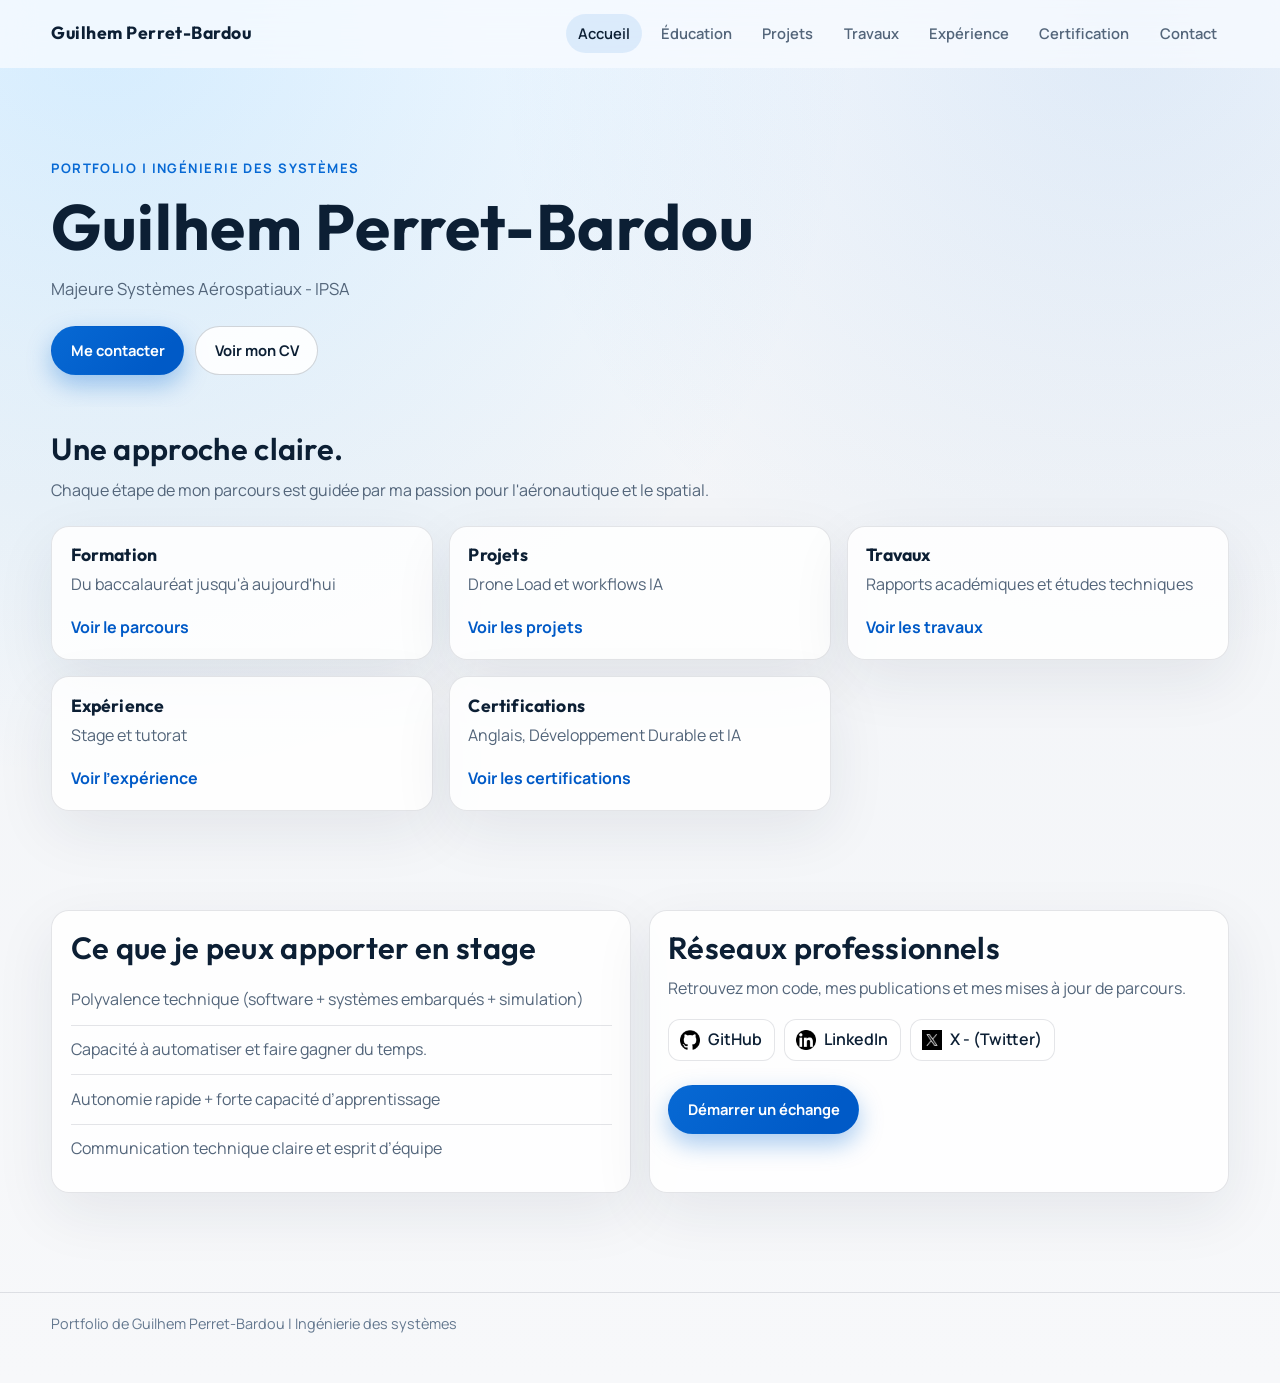
<file: index.html>
<!doctype html>
<html lang="fr">
<head>
  <meta charset="UTF-8">
  <meta name="viewport" content="width=device-width, initial-scale=1.0">
  <title>Guilhem Perret-Bardou | Accueil</title>
  <link rel="stylesheet" href="styles.css">
</head>
<body>
  <header class="site-header">
    <div class="container nav-wrap">
      <a class="brand" href="index.html">Guilhem Perret-Bardou</a>
      <button class="menu-toggle" type="button" aria-expanded="false" aria-controls="site-menu">
        <span class="menu-toggle-bar"></span>
        <span class="menu-toggle-bar"></span>
        <span class="menu-toggle-bar"></span>
        <span class="sr-only">Ouvrir le menu</span>
      </button>
      <nav id="site-menu" class="main-nav" aria-label="Navigation principale">
        <a class="active" href="index.html">Accueil</a>
        <a href="education.html">Éducation</a>
        <a href="projets.html">Projets</a>
        <a href="travaux.html">Travaux</a>
        <a href="experience.html">Expérience</a>
        <a href="certification.html">Certification</a>
        <a href="contact.html">Contact</a>
      </nav>
    </div>
  </header>

  <main>
    <section class="hero-immersive">
      <div class="container hero-layout">
        <div data-reveal>
          <p class="eyebrow">Portfolio | Ingénierie des systèmes </p>
          <h1>Guilhem Perret-Bardou</h1>
          <p class="hero-lead">
            Majeure Systèmes Aérospatiaux - IPSA
          </p>
          <div class="cta-row">
            <a class="btn btn-primary" href="contact.html">Me contacter</a>
            <a class="btn btn-outline" href="Page%20Acceuil/cv-2026.pdf" target="_blank" rel="noopener noreferrer">Voir mon CV</a>
          </div>
        </div>
      </div>
    </section>

    <section class="content-section">
      <div class="container">
        <div class="section-head" data-reveal>
          <h2>Une approche claire.</h2>
          <p>
            Chaque étape de mon parcours est guidée par ma passion pour l'aéronautique et le spatial.
          </p>
        </div>
        <div class="cards-grid">
          <article class="surface-card tile" data-reveal>
            <h3>Formation</h3>
            <p> Du baccalauréat jusqu'à aujourd'hui</p>
            <a class="link" href="education.html">Voir le parcours</a>
          </article>
          <article class="surface-card tile" data-reveal>
            <h3>Projets</h3>
            <p>Drone Load et workflows IA</p>
            <a class="link" href="projets.html">Voir les projets</a>
          </article>
          <article class="surface-card tile" data-reveal>
            <h3>Travaux</h3>
            <p>Rapports académiques et études techniques</p>
            <a class="link" href="travaux.html">Voir les travaux</a>
          </article>
          <article class="surface-card tile" data-reveal>
            <h3>Expérience</h3>
            <p>Stage et tutorat</p>
            <a class="link" href="experience.html">Voir l'expérience</a>
          </article>
           <article class="surface-card tile" data-reveal>
            <h3>Certifications</h3>
            <p>Anglais, Développement Durable et IA</p>
            <a class="link" href="certification.html">Voir les certifications</a>
          </article>
        </div>
      </div>
    </section>

    <section class="content-section">
      <div class="container split-grid">
        <article class="surface-card tile" data-reveal>
          <h2>Ce que je peux apporter en stage</h2>
          <ul class="list-clean">
            <li>Polyvalence technique (software + systèmes embarqués + simulation)</li>
            <li>Capacité à automatiser et faire gagner du temps.</li>
            <li>Autonomie rapide + forte capacité d’apprentissage</li>
            <li>Communication technique claire et esprit d’équipe</li>
          </ul>
        </article>
        <article class="surface-card tile" data-reveal>
          <h2>Réseaux professionnels</h2>
          <p class="card-copy">Retrouvez mon code, mes publications et mes mises à jour de parcours.</p>
          <div class="social-links">
            <a href="https://github.com/Guy2Es" target="_blank" rel="noopener noreferrer">
              <img src="Page%20Acceuil/logo_github.png" alt="Logo GitHub">
              <span>GitHub</span>
            </a>
            <a href="https://www.linkedin.com/in/guilhem-perret-bardou/" target="_blank" rel="noopener noreferrer">
              <img src="Page%20Acceuil/logo_linkedin.png" alt="Logo LinkedIn">
              <span>LinkedIn</span>
            </a>
            <a href="https://x.com/guy2es" target="_blank" rel="noopener noreferrer">
              <img src="Twitter-new-logo.jpg" alt="Logo X (Twitter)">
              <span>X  - (Twitter)</span>
            </a>
          </div>
          <div class="cta-row">
            <a class="btn btn-primary" href="contact.html">Démarrer un échange</a>
          </div>
        </article>
      </div>
    </section>
  </main>

  <footer class="site-footer">
    <div class="container">
      <p>Portfolio de Guilhem Perret-Bardou | Ingénierie des systèmes</p>
    </div>
  </footer>
  <script src="script.js"></script>
</body>
</html>
</file>
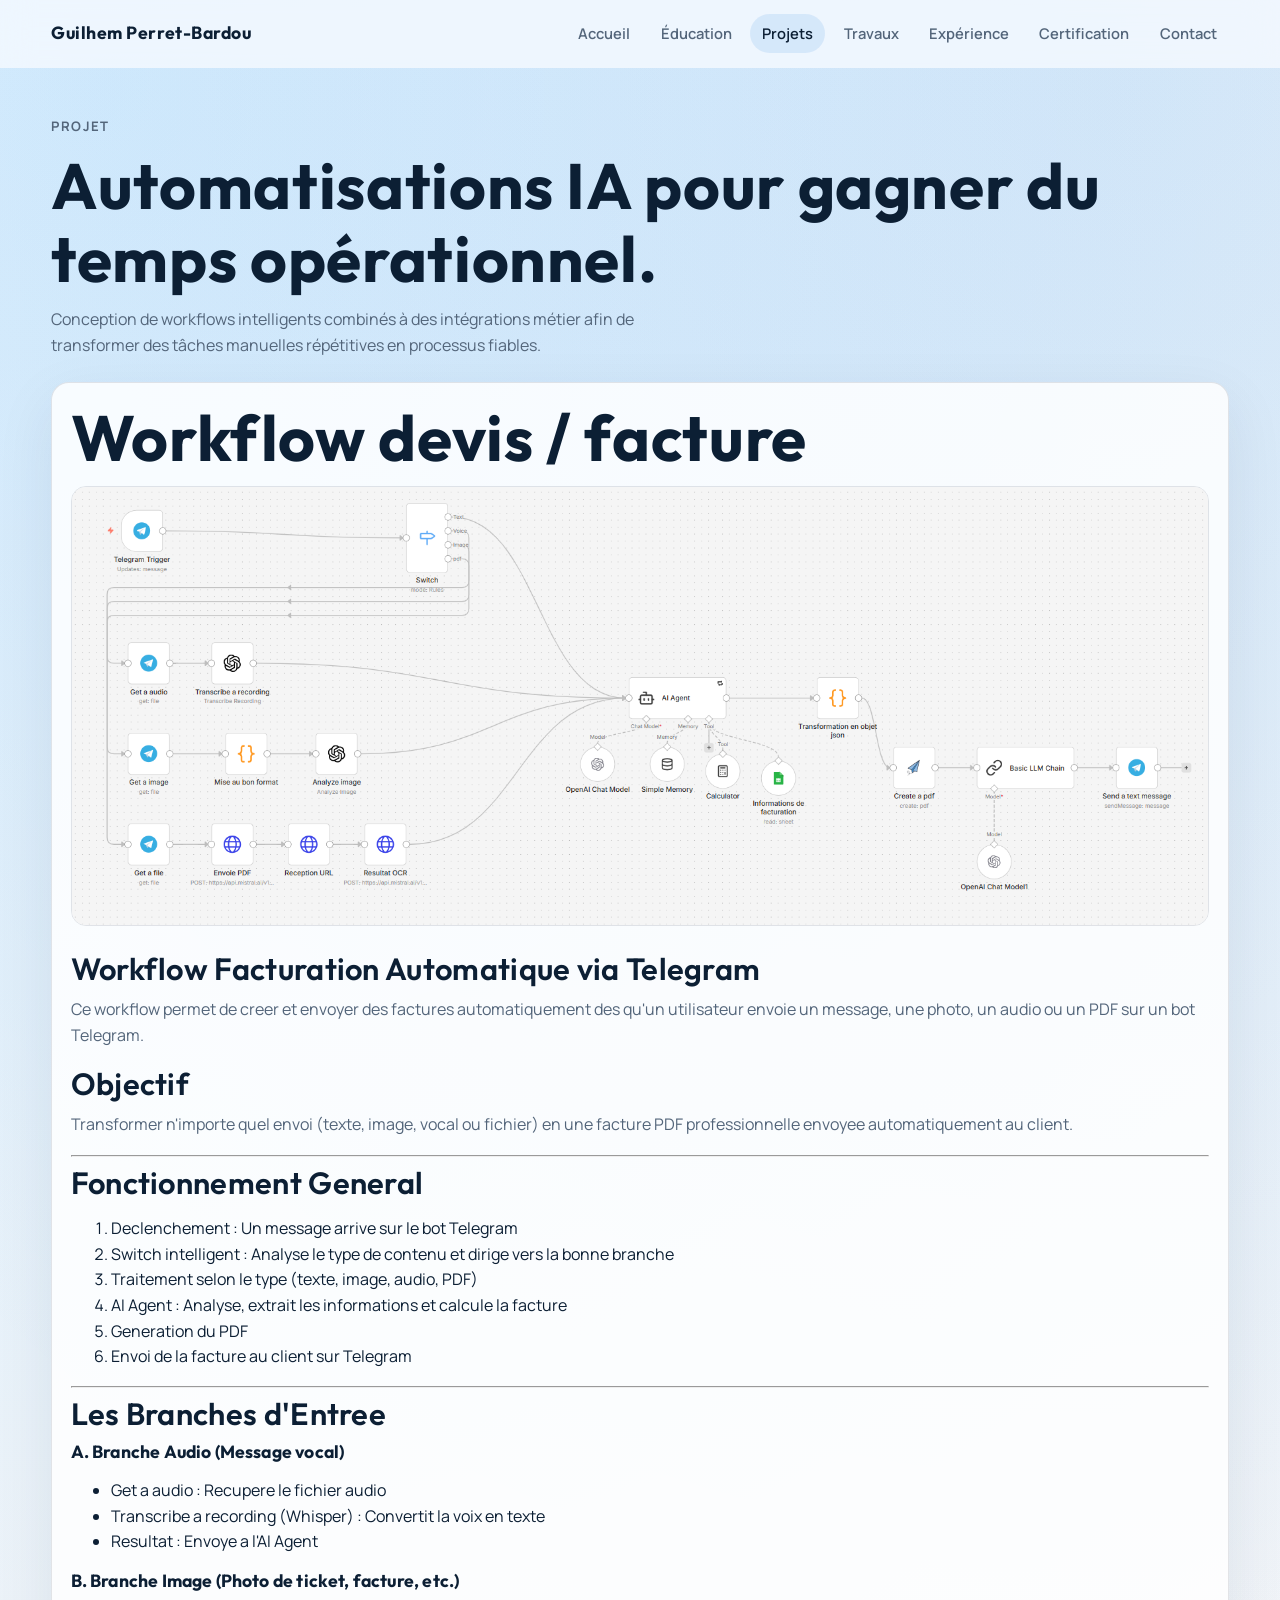
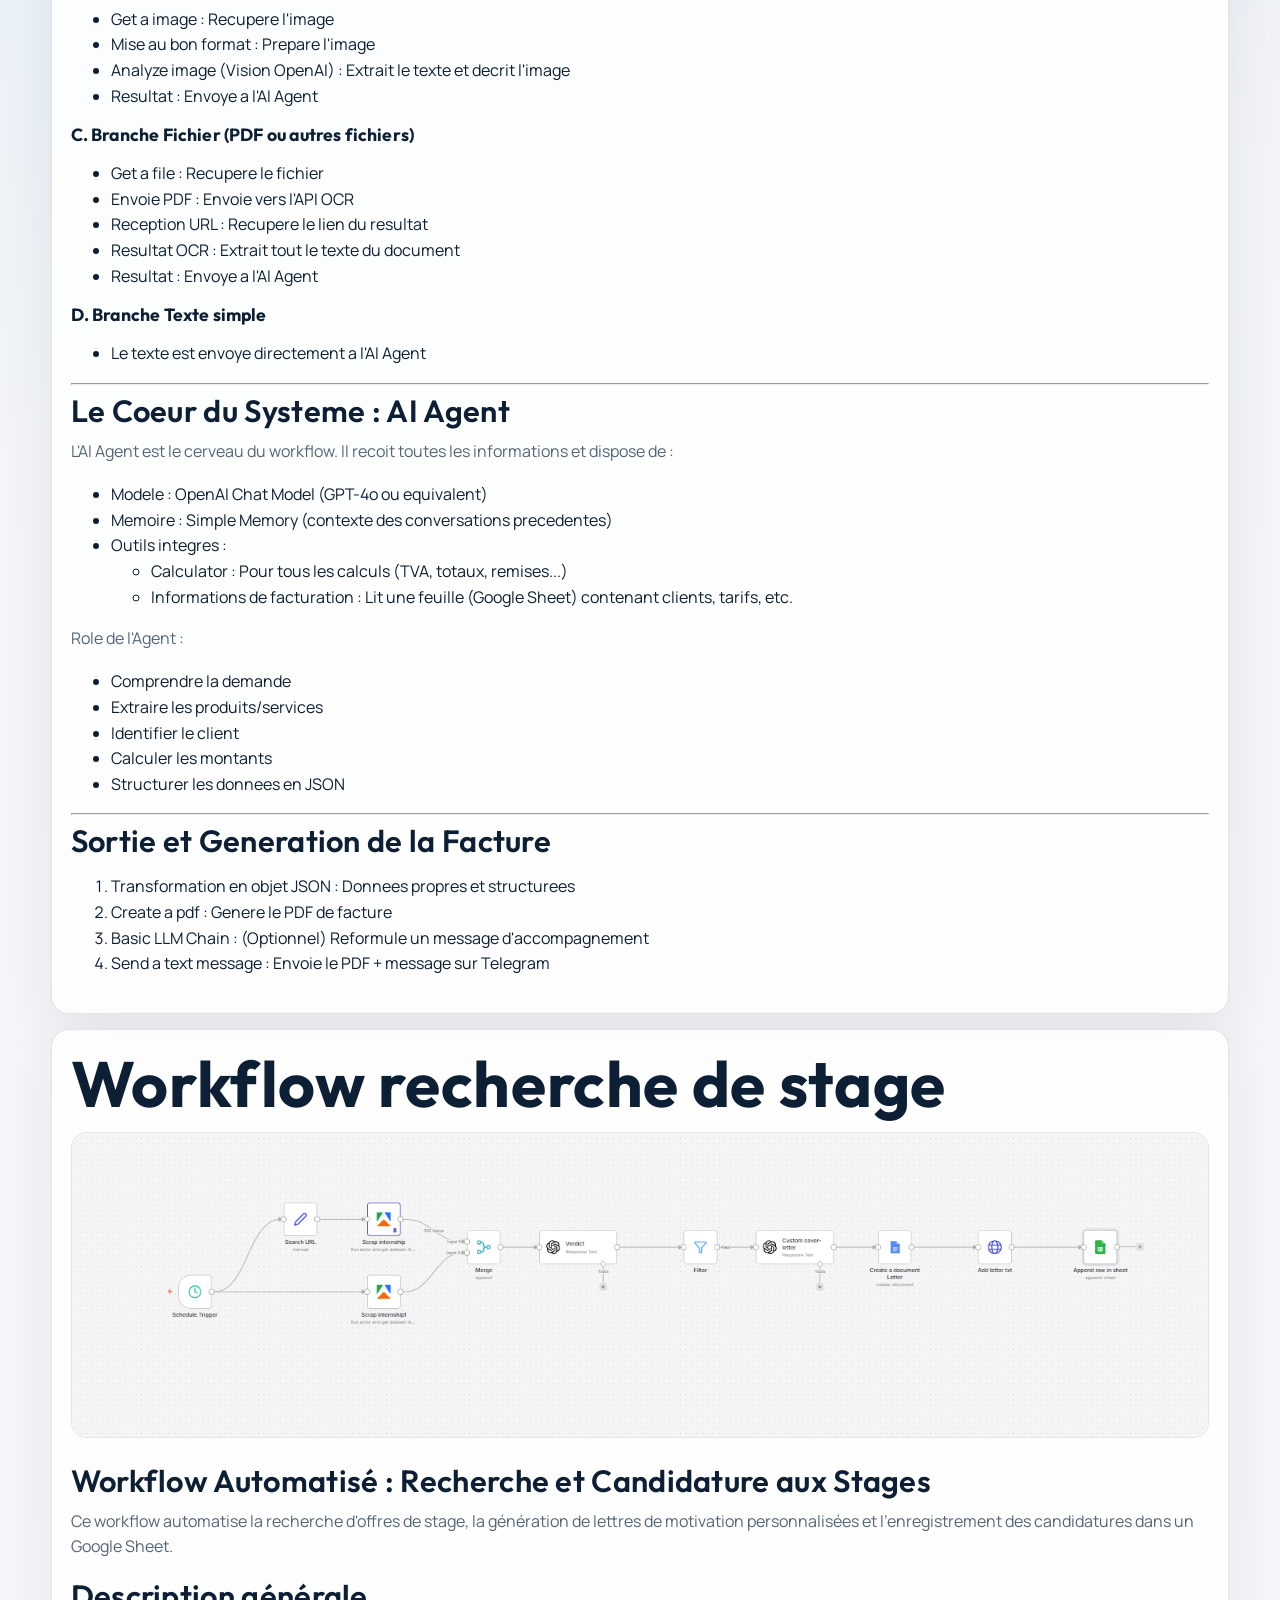
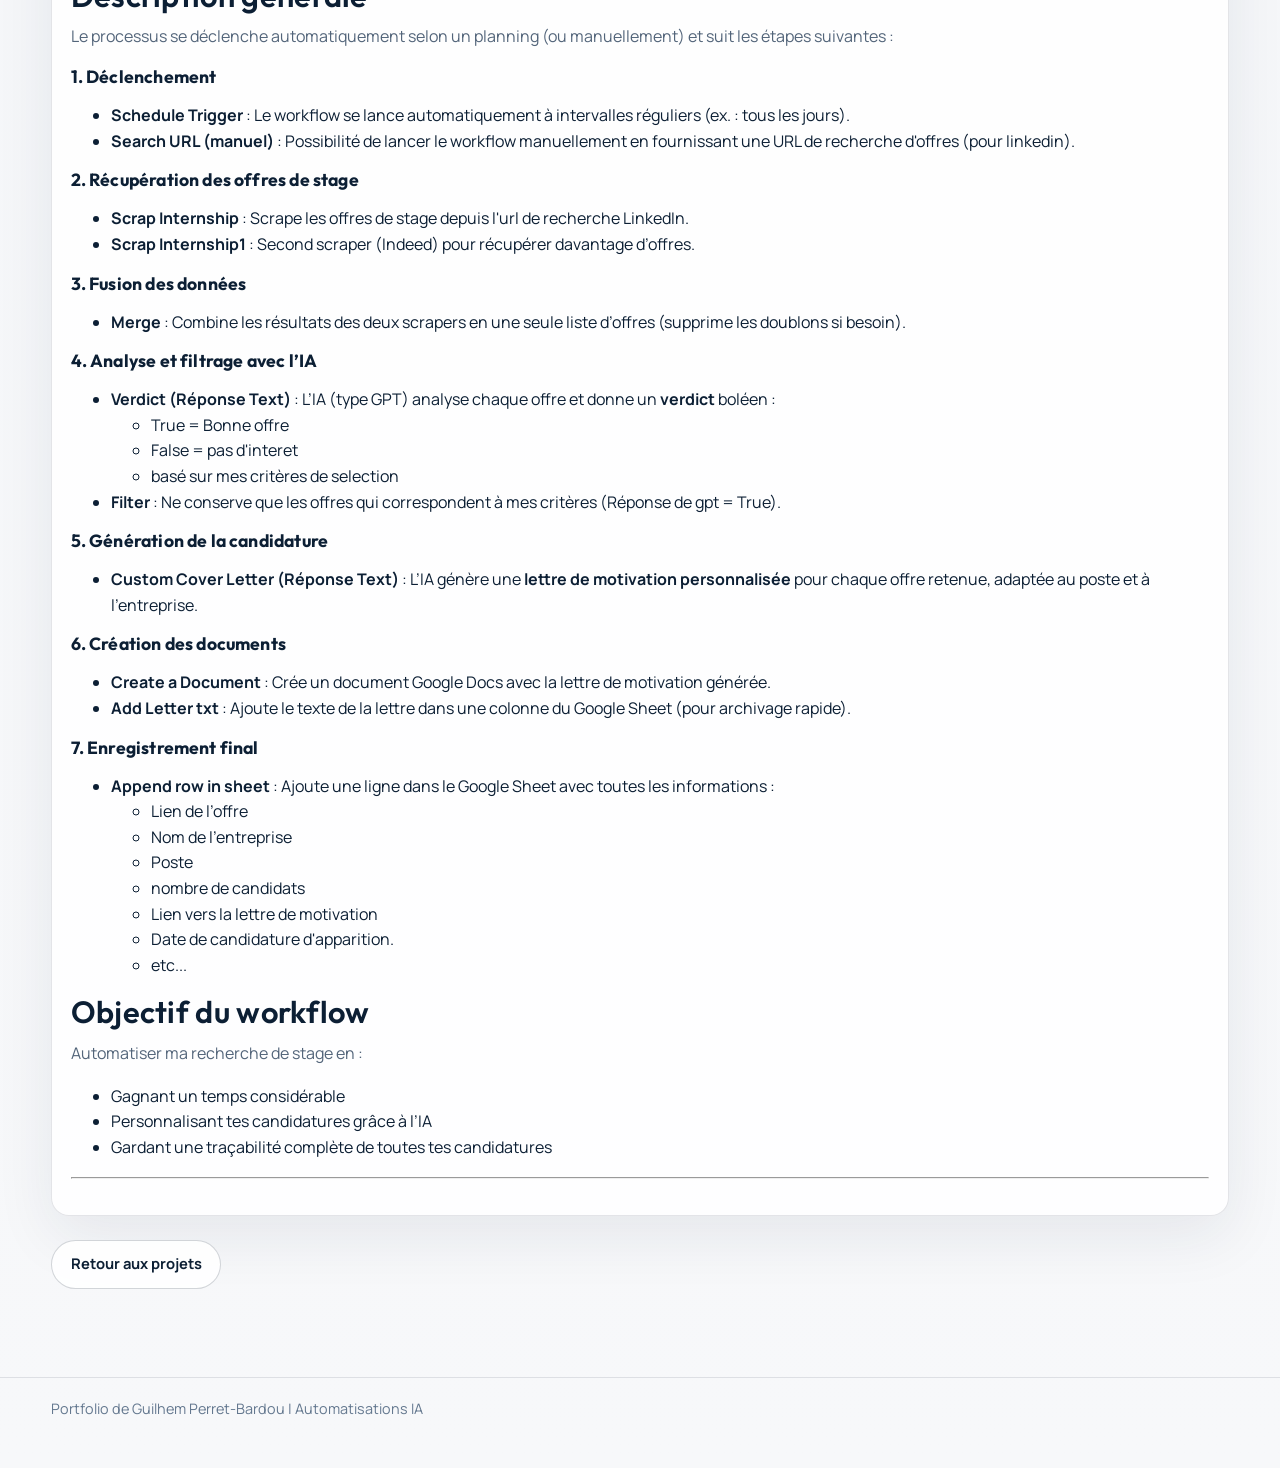
<file: automatisation.html>
﻿<!doctype html>
<html lang="fr">
<head>
  <meta charset="UTF-8">
  <meta name="viewport" content="width=device-width, initial-scale=1.0">
  <title>Automatisations | Guilhem Perret-Bardou</title>
  <link rel="stylesheet" href="styles.css">
</head>
<body>
  <header class="site-header">
    <div class="container nav-wrap">
      <a class="brand" href="index.html">Guilhem Perret-Bardou</a>
      <button class="menu-toggle" type="button" aria-expanded="false" aria-controls="site-menu">
        <span class="menu-toggle-bar"></span>
        <span class="menu-toggle-bar"></span>
        <span class="menu-toggle-bar"></span>
        <span class="sr-only">Ouvrir le menu</span>
      </button>
      <nav id="site-menu" class="main-nav" aria-label="Navigation principale">
        <a href="index.html">Accueil</a>
        <a href="education.html">Éducation</a>
        <a class="active" href="projets.html">Projets</a>
        <a href="travaux.html">Travaux</a>
        <a href="experience.html">Expérience</a>
        <a href="certification.html">Certification</a>
        <a href="contact.html">Contact</a>
      </nav>
    </div>
  </header>

  <main class="page-main">
    <div class="container">
      <section class="page-hero" data-reveal>
        <p class="eyebrow">Projet</p>
        <h1>Automatisations IA pour gagner du temps opérationnel.</h1>
        <p>
          Conception de workflows intelligents combinés à des intégrations métier afin de
          transformer des tâches manuelles répétitives en processus fiables.
        </p>
      </section>

      <section class="stack">
        <article class="surface-card tile" data-reveal>
          <h1>Workflow devis / facture</h1>
          <img src="Page%20Projets/souspage_automatisation/facturation.PNG" alt="Workflow facturation automatique" class="workflow-image">
          <p>
            <h2>Workflow Facturation Automatique via Telegram</h2>

<p>Ce workflow permet de creer et envoyer des factures automatiquement des qu'un utilisateur envoie un message, une photo, un audio ou un PDF sur un bot Telegram.</p>

<h2>Objectif</h2>
<p>Transformer n'importe quel envoi (texte, image, vocal ou fichier) en une facture PDF professionnelle envoyee automatiquement au client.</p>

<hr>

<h2>Fonctionnement General</h2>

<ol>
<li>Declenchement : Un message arrive sur le bot Telegram</li>
<li>Switch intelligent : Analyse le type de contenu et dirige vers la bonne branche</li>
<li>Traitement selon le type (texte, image, audio, PDF)</li>
<li>AI Agent : Analyse, extrait les informations et calcule la facture</li>
<li>Generation du PDF</li>
<li>Envoi de la facture au client sur Telegram</li>
</ol>

<hr>

<h2>Les Branches d'Entree</h2>

<h3>A. Branche Audio (Message vocal)</h3>
<ul>
<li>Get a audio : Recupere le fichier audio</li>
<li>Transcribe a recording (Whisper) : Convertit la voix en texte</li>
<li>Resultat : Envoye a l'AI Agent</li>
</ul>

<h3>B. Branche Image (Photo de ticket, facture, etc.)</h3>
<ul>
<li>Get a image : Recupere l'image</li>
<li>Mise au bon format : Prepare l'image</li>
<li>Analyze image (Vision OpenAI) : Extrait le texte et decrit l'image</li>
<li>Resultat : Envoye a l'AI Agent</li>
</ul>

<h3>C. Branche Fichier (PDF ou autres fichiers)</h3>
<ul>
<li>Get a file : Recupere le fichier</li>
<li>Envoie PDF : Envoie vers l'API OCR</li>
<li>Reception URL : Recupere le lien du resultat</li>
<li>Resultat OCR : Extrait tout le texte du document</li>
<li>Resultat : Envoye a l'AI Agent</li>
</ul>

<h3>D. Branche Texte simple</h3>
<ul>
<li>Le texte est envoye directement a l'AI Agent</li>
</ul>

<hr>

<h2>Le Coeur du Systeme : AI Agent</h2>

<p>L'AI Agent est le cerveau du workflow. Il recoit toutes les informations et dispose de :</p>

<ul>
<li>Modele : OpenAI Chat Model (GPT-4o ou equivalent)</li>
<li>Memoire : Simple Memory (contexte des conversations precedentes)</li>
<li>Outils integres :
  <ul>
    <li>Calculator : Pour tous les calculs (TVA, totaux, remises...)</li>
    <li>Informations de facturation : Lit une feuille (Google Sheet) contenant clients, tarifs, etc.</li>
  </ul>
</li>
</ul>

<p>Role de l'Agent :</p>
<ul>
<li>Comprendre la demande</li>
<li>Extraire les produits/services</li>
<li>Identifier le client</li>
<li>Calculer les montants</li>
<li>Structurer les donnees en JSON</li>
</ul>

<hr>

<h2>Sortie et Generation de la Facture</h2>

<ol>
<li>Transformation en objet JSON : Donnees propres et structurees</li>
<li>Create a pdf : Genere le PDF de facture</li>
<li>Basic LLM Chain : (Optionnel) Reformule un message d'accompagnement</li>
<li>Send a text message : Envoie le PDF + message sur Telegram</li>
</ol>
          </p>
        </article>

        <article class="surface-card tile" data-reveal>
          <h1>Workflow recherche de stage</h1>
          <img src="Page%20Projets/souspage_automatisation/recherche_emploi.PNG" alt="Workflow recherche de stage automatisee" class="workflow-image">
          <p>
            <h2>Workflow Automatisé : Recherche et Candidature aux Stages</h2>

<p>Ce workflow automatise la recherche d'offres de stage, la génération de lettres de motivation personnalisées et l'enregistrement des candidatures dans un Google Sheet.</p>

<h2>Description générale</h2>

<p>Le processus se déclenche automatiquement selon un planning (ou manuellement) et suit les étapes suivantes :</p>

<h3>1. Déclenchement</h3>
<ul>
<li><strong>Schedule Trigger</strong> : Le workflow se lance automatiquement à intervalles réguliers (ex. : tous les jours).</li>
<li><strong>Search URL (manuel)</strong> : Possibilité de lancer le workflow manuellement en fournissant une URL de recherche d'offres (pour linkedin).</li>
</ul>

<h3>2. Récupération des offres de stage</h3>
<ul>
<li><strong>Scrap Internship</strong> : Scrape les offres de stage depuis l'url de recherche LinkedIn.</li>
<li><strong>Scrap Internship1</strong> : Second scraper (Indeed) pour récupérer davantage d’offres.</li>
</ul>

<h3>3. Fusion des données</h3>
<ul>
<li><strong>Merge</strong> : Combine les résultats des deux scrapers en une seule liste d’offres (supprime les doublons si besoin).</li>
</ul>

<h3>4. Analyse et filtrage avec l’IA</h3>
<ul>
<li><strong>Verdict (Réponse Text)</strong> : L’IA (type GPT) analyse chaque offre et donne un <strong>verdict</strong> boléen :
  <ul>
    <li>True = Bonne offre</li>
    <li>False = pas d'interet </li>
    <li>basé sur mes critères de selection</li>
  </ul>
</li>
<li><strong>Filter</strong> : Ne conserve que les offres qui correspondent à mes critères (Réponse de gpt = True).</li>
</ul>

<h3>5. Génération de la candidature</h3>
<ul>
<li><strong>Custom Cover Letter (Réponse Text)</strong> : L’IA génère une <strong>lettre de motivation personnalisée</strong> pour chaque offre retenue, adaptée au poste et à l’entreprise.</li>
</ul>

<h3>6. Création des documents</h3>
<ul>
<li><strong>Create a Document</strong> : Crée un document Google Docs avec la lettre de motivation générée.</li>
<li><strong>Add Letter txt</strong> : Ajoute le texte de la lettre dans une colonne du Google Sheet (pour archivage rapide).</li>
</ul>

<h3>7. Enregistrement final</h3>
<ul>
<li><strong>Append row in sheet</strong> : Ajoute une ligne dans le Google Sheet avec toutes les informations :
  <ul>
    <li>Lien de l’offre</li>
    <li>Nom de l’entreprise</li>
    <li>Poste</li>
    <li>nombre de candidats</li>
    <li>Lien vers la lettre de motivation</li>
    <li>Date de candidature d'apparition.</li>
    <li>etc...</li>
  </ul>
</li>
</ul>

<h2>Objectif du workflow</h2>

<p>Automatiser ma recherche de stage en :</p>
<ul>
<li>Gagnant un temps considérable</li>
<li>Personnalisant tes candidatures grâce à l’IA</li>
<li>Gardant une traçabilité complète de toutes tes candidatures</li>
</ul>

<hr>
          </p>
        </article>
      </section>

      <div class="cta-row" data-reveal>
        <a class="btn btn-outline" href="projets.html">Retour aux projets</a>
      </div>
    </div>
  </main>

  <footer class="site-footer">
    <div class="container">
      <p>Portfolio de Guilhem Perret-Bardou | Automatisations IA</p>
    </div>
  </footer>
  <script src="script.js"></script>
</body>
</html>
</file>
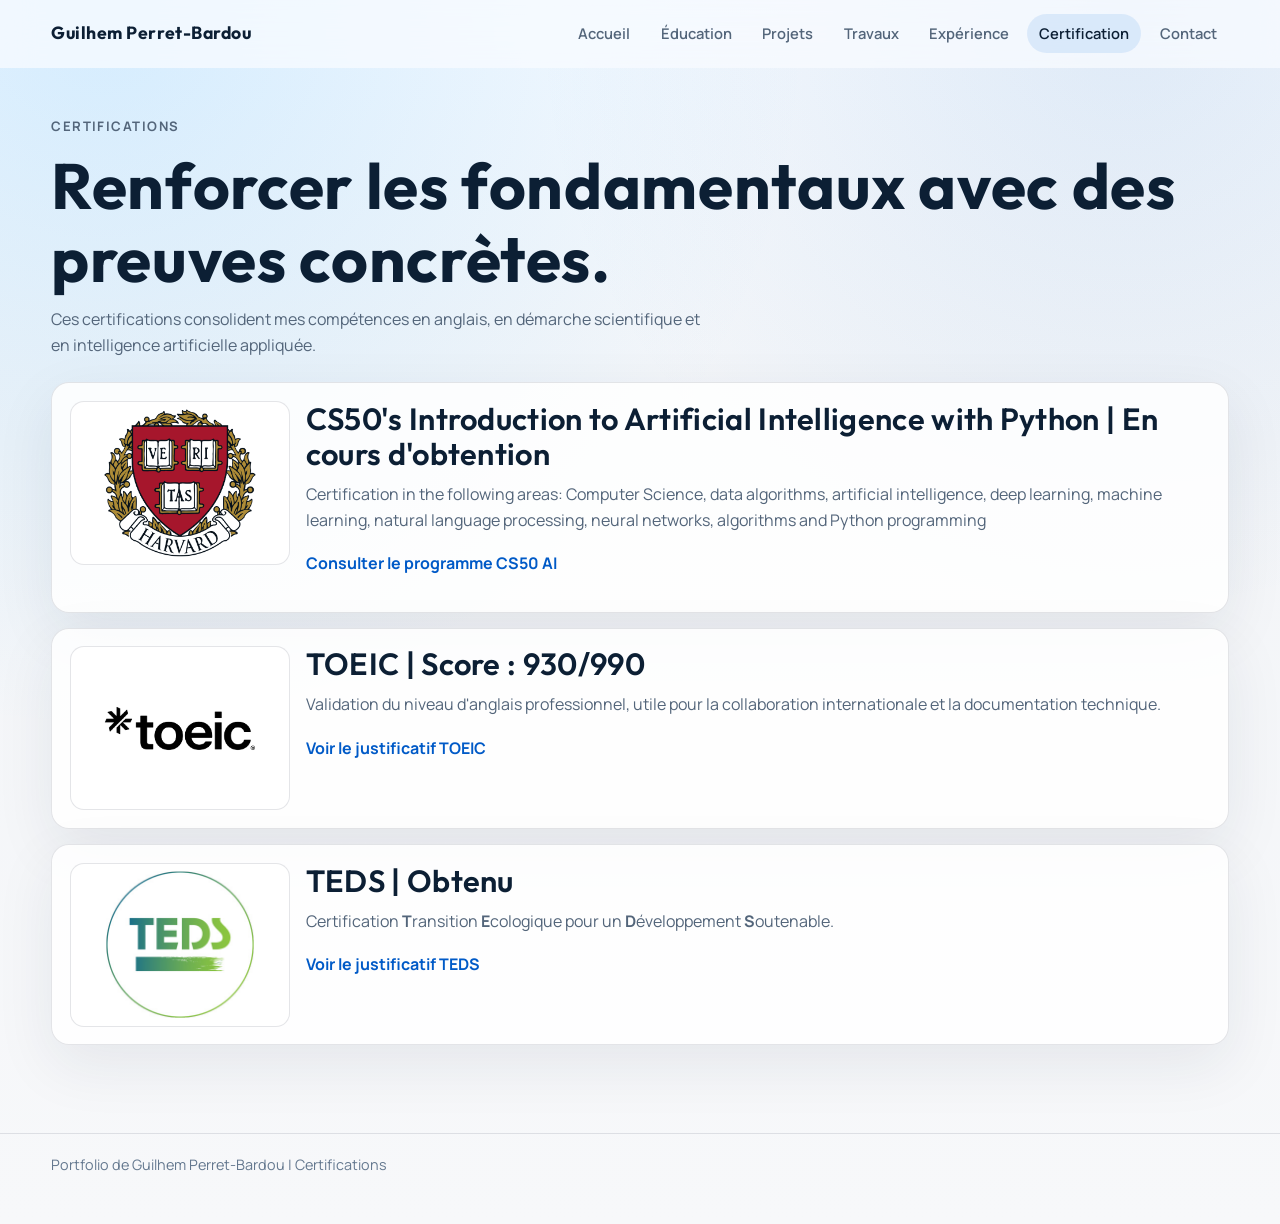
<file: certification.html>
<!doctype html>
<html lang="fr">
<head>
  <meta charset="UTF-8">
  <meta name="viewport" content="width=device-width, initial-scale=1.0">
  <title>Certification | Guilhem Perret-Bardou</title>
  <link rel="stylesheet" href="styles.css">
</head>
<body>
  <header class="site-header">
    <div class="container nav-wrap">
      <a class="brand" href="index.html">Guilhem Perret-Bardou</a>
      <button class="menu-toggle" type="button" aria-expanded="false" aria-controls="site-menu">
        <span class="menu-toggle-bar"></span>
        <span class="menu-toggle-bar"></span>
        <span class="menu-toggle-bar"></span>
        <span class="sr-only">Ouvrir le menu</span>
      </button>
      <nav id="site-menu" class="main-nav" aria-label="Navigation principale">
        <a href="index.html">Accueil</a>
        <a href="education.html">Éducation</a>
        <a href="projets.html">Projets</a>
        <a href="travaux.html">Travaux</a>
        <a href="experience.html">Expérience</a>
        <a class="active" href="certification.html">Certification</a>
        <a href="contact.html">Contact</a>
      </nav>
    </div>
  </header>

  <main class="page-main">
    <div class="container">
      <section class="page-hero" data-reveal>
        <p class="eyebrow">Certifications</p>
        <h1>Renforcer les fondamentaux avec des preuves concrètes.</h1>
        <p>
          Ces certifications consolident mes compétences en anglais, en démarche scientifique
          et en intelligence artificielle appliquée.
        </p>
      </section>

      <section class="stack">
        <article class="surface-card entry" data-reveal>
          <img src="Page%20Certification/Harvard_University_logo.png" alt="Logo Harvard University" class="entry-image small-img">
          <div>
            <h2>CS50's Introduction to Artificial Intelligence with Python | En cours d'obtention</h2>
            <p>Certification in the following areas: Computer Science, data algorithms, artificial intelligence, deep learning, machine learning, natural language processing, neural networks, algorithms and Python programming</p>
            <p><a class="link" href="https://pll.harvard.edu/course/cs50s-introduction-artificial-intelligence-python" target="_blank" rel="noopener noreferrer">Consulter le programme CS50 AI</a></p>
          </div>
        </article>

        <article class="surface-card entry" data-reveal>
          <img src="Page%20Certification/TOEIC_logo.png" alt="Logo TOEIC" class="entry-image small-img">
          <div>
            <h2>TOEIC | Score : 930/990</h2>
            <p>Validation du niveau d'anglais professionnel, utile pour la collaboration internationale et la documentation technique.</p>
            <p><a class="link" href="Page%20Certification/TOEIC_Guilhem.pdf" target="_blank" rel="noopener noreferrer">Voir le justificatif TOEIC</a></p>
          </div>
        </article>

        <article class="surface-card entry" data-reveal>
          <img src="Page%20Certification/TEDS-logo.jpg" alt="Logo TEDS" class="entry-image small-img">
          <div>
            <h2>TEDS | Obtenu</h2>
            <p>Certification <b>T</b>ransition <b>E</b>cologique pour un <b>D</b>éveloppement <b>S</b>outenable.</p>
            <p><a class="link" href="Page%20Certification/certification%20TEDS.pdf" target="_blank" rel="noopener noreferrer">Voir le justificatif TEDS</a></p>
          </div>
        </article>
      </section>
    </div>
  </main>

  <footer class="site-footer">
    <div class="container">
      <p>Portfolio de Guilhem Perret-Bardou | Certifications</p>
    </div>
  </footer>
  <script src="script.js"></script>
</body>
</html>
</file>
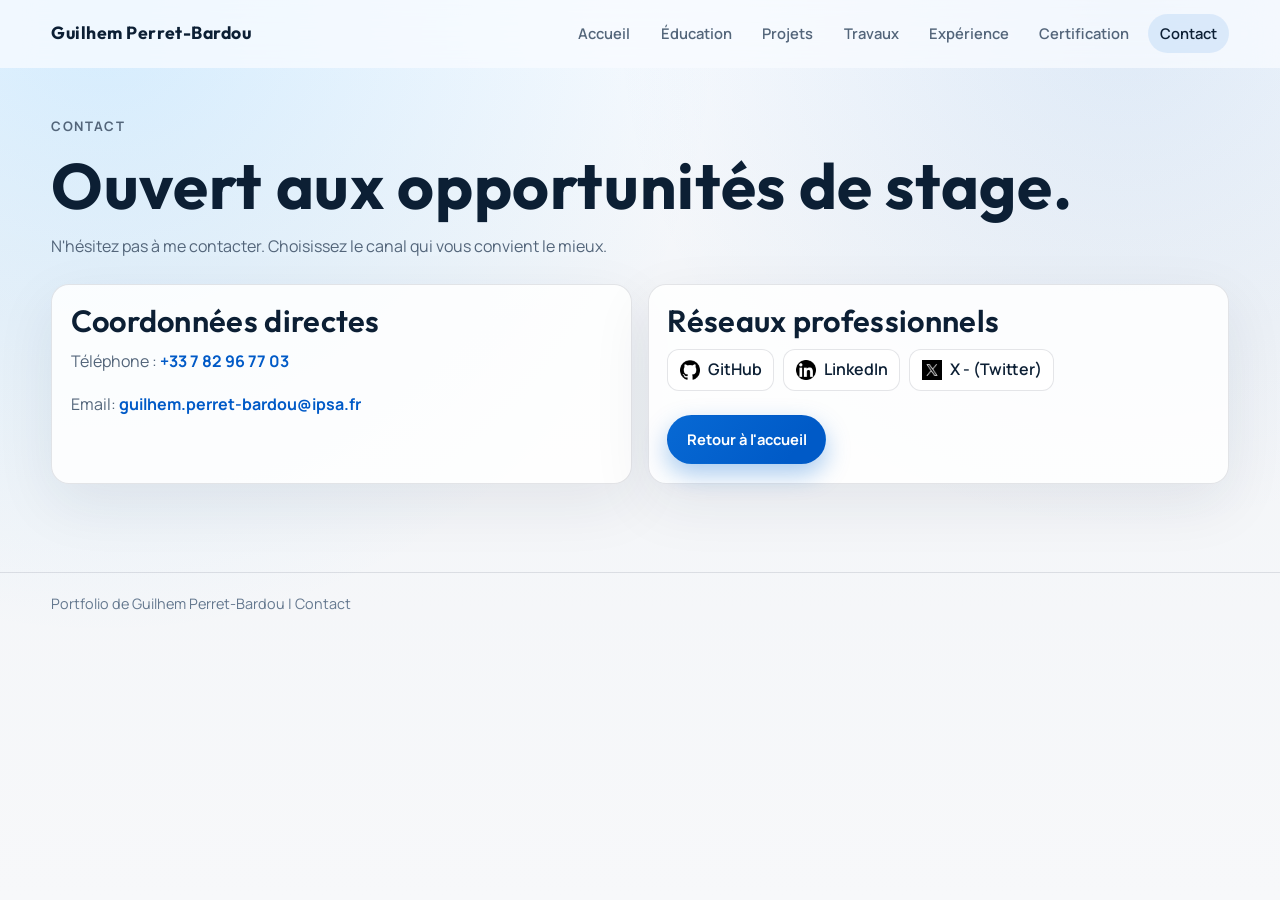
<file: contact.html>
﻿<!doctype html>
<html lang="fr">
<head>
  <meta charset="UTF-8">
  <meta name="viewport" content="width=device-width, initial-scale=1.0">
  <title>Contact | Guilhem Perret-Bardou</title>
  <link rel="stylesheet" href="styles.css">
</head>
<body>
  <header class="site-header">
    <div class="container nav-wrap">
      <a class="brand" href="index.html">Guilhem Perret-Bardou</a>
      <button class="menu-toggle" type="button" aria-expanded="false" aria-controls="site-menu">
        <span class="menu-toggle-bar"></span>
        <span class="menu-toggle-bar"></span>
        <span class="menu-toggle-bar"></span>
        <span class="sr-only">Ouvrir le menu</span>
      </button>
      <nav id="site-menu" class="main-nav" aria-label="Navigation principale">
        <a href="index.html">Accueil</a>
        <a href="education.html">Éducation</a>
        <a href="projets.html">Projets</a>
        <a href="travaux.html">Travaux</a>
        <a href="experience.html">Expérience</a>
        <a href="certification.html">Certification</a>
        <a class="active" href="contact.html">Contact</a>
      </nav>
    </div>
  </header>

  <main class="page-main">
    <div class="container">
      <section class="page-hero" data-reveal>
        <p class="eyebrow">Contact</p>
        <h1>Ouvert aux opportunités de stage.</h1>
        <p>
           N'hésitez pas à me contacter. Choisissez le canal qui vous convient le mieux.
        </p>
      </section>

      <section class="grid-two">
        <article class="surface-card tile" data-reveal>
          <h2>Coordonnées directes</h2>
          <p class="contact-line">Téléphone : <a class="link" href="tel:+33782967703">+33 7 82 96 77 03</a></p>
          <p class="contact-line">Email: <a class="link" href="mailto:guilhem.perret-bardou@ipsa.fr">guilhem.perret-bardou@ipsa.fr</a></p>
        </article>

        <article class="surface-card tile" data-reveal>
          <h2>Réseaux professionnels</h2>
          <div class="social-links">
            <a href="https://github.com/Guy2Es" target="_blank" rel="noopener noreferrer">
              <img src="Page%20contact/logo_github.png" alt="Logo GitHub">
              <span>GitHub</span>
            </a>
            <a href="https://www.linkedin.com/in/guilhem-perret-bardou/" target="_blank" rel="noopener noreferrer">
              <img src="Page%20contact/logo_linkedin.png" alt="Logo LinkedIn">
              <span>LinkedIn</span>
            </a>
            <a href="https://x.com/guy2es" target="_blank" rel="noopener noreferrer">
              <img src="Twitter-new-logo.jpg" alt="Logo X (Twitter)">
              <span>X  - (Twitter)</span>
            </a>
          </div>
          <div class="cta-row">
            <a class="btn btn-primary" href="index.html">Retour à l'accueil</a>
          </div>
        </article>
      </section>
    </div>
  </main>

  <footer class="site-footer">
    <div class="container">
      <p>Portfolio de Guilhem Perret-Bardou | Contact</p>
    </div>
  </footer>
  <script src="script.js"></script>
</body>
</html>
</file>
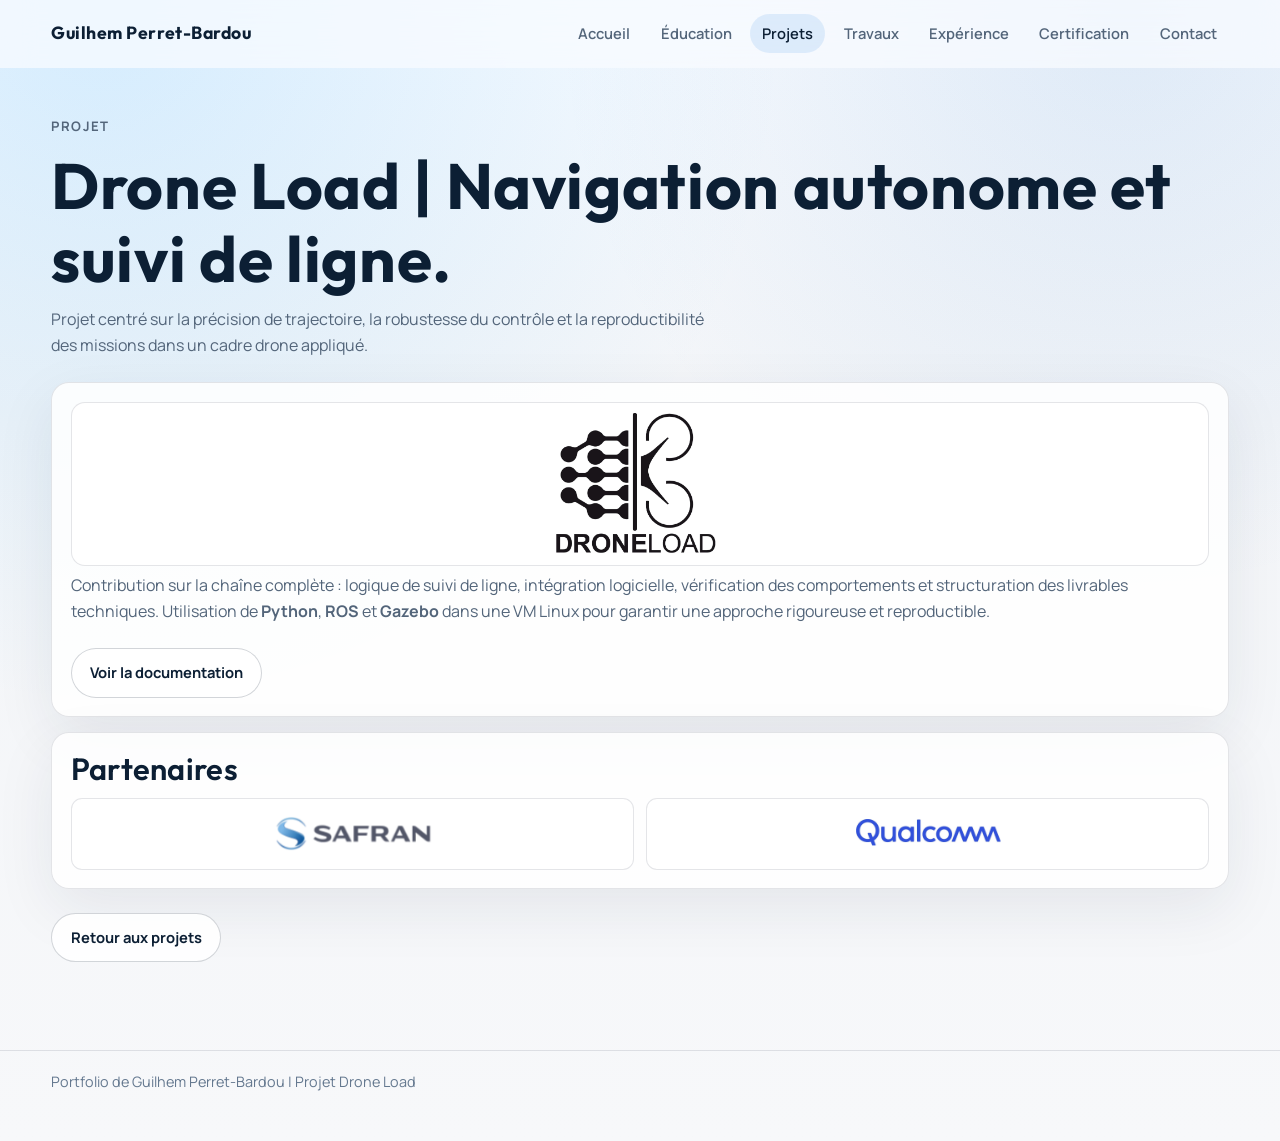
<file: droneload.html>
﻿<!doctype html>
<html lang="fr">
<head>
  <meta charset="UTF-8">
  <meta name="viewport" content="width=device-width, initial-scale=1.0">
  <title>Drone Load | Guilhem Perret-Bardou</title>
  <link rel="stylesheet" href="styles.css">
</head>
<body>
  <header class="site-header">
    <div class="container nav-wrap">
      <a class="brand" href="index.html">Guilhem Perret-Bardou</a>
      <button class="menu-toggle" type="button" aria-expanded="false" aria-controls="site-menu">
        <span class="menu-toggle-bar"></span>
        <span class="menu-toggle-bar"></span>
        <span class="menu-toggle-bar"></span>
        <span class="sr-only">Ouvrir le menu</span>
      </button>
      <nav id="site-menu" class="main-nav" aria-label="Navigation principale">
        <a href="index.html">Accueil</a>
        <a href="education.html">Éducation</a>
        <a class="active" href="projets.html">Projets</a>
        <a href="travaux.html">Travaux</a>
        <a href="experience.html">Expérience</a>
        <a href="certification.html">Certification</a>
        <a href="contact.html">Contact</a>
      </nav>
    </div>
  </header>

  <main class="page-main">
    <div class="container">
      <section class="page-hero" data-reveal>
        <p class="eyebrow">Projet</p>
        <h1>Drone Load | Navigation autonome et suivi de ligne.</h1>
        <p>
          Projet centré sur la précision de trajectoire, la robustesse du contrôle et la
          reproductibilité des missions dans un cadre drone appliqué.
        </p>
      </section>

      <section class="stack">
        <article class="surface-card tile" data-reveal>
          <img src="Page%20Projets/souspage_droneload/logo_droneLoad.PNG" alt="Logo Drone Load" class="entry-image small-img">
          <p>
            Contribution sur la chaîne complète : logique de suivi de ligne, intégration logicielle,
            vérification des comportements et structuration des livrables techniques. Utilisation de <b>Python</b>, <b>ROS</b> et <b>Gazebo</b> dans une VM Linux pour garantir une approche rigoureuse et reproductible.
          </p>
          <div class="cta-row">
            <a class="btn btn-outline" href="Page%20Projets/souspage_droneload/Documentation_reglementation_droneload.pdf" target="_blank" rel="noopener noreferrer">Voir la documentation</a>
          </div>
        </article>

        <article class="surface-card tile" data-reveal>
          <h2>Partenaires</h2>
          <div class="partner-logos">
            <img src="Page%20Projets/souspage_droneload/logo_safran.PNG" alt="Logo Safran">
            <img src="Page%20Projets/souspage_droneload/logo_qualcom.PNG" alt="Logo Qualcomm">
          </div>
        </article>
      </section>

      <div class="cta-row" data-reveal>
        <a class="btn btn-outline" href="projets.html">Retour aux projets</a>
      </div>
    </div>
  </main>

  <footer class="site-footer">
    <div class="container">
      <p>Portfolio de Guilhem Perret-Bardou | Projet Drone Load</p>
    </div>
  </footer>
  <script src="script.js"></script>
</body>
</html>
</file>
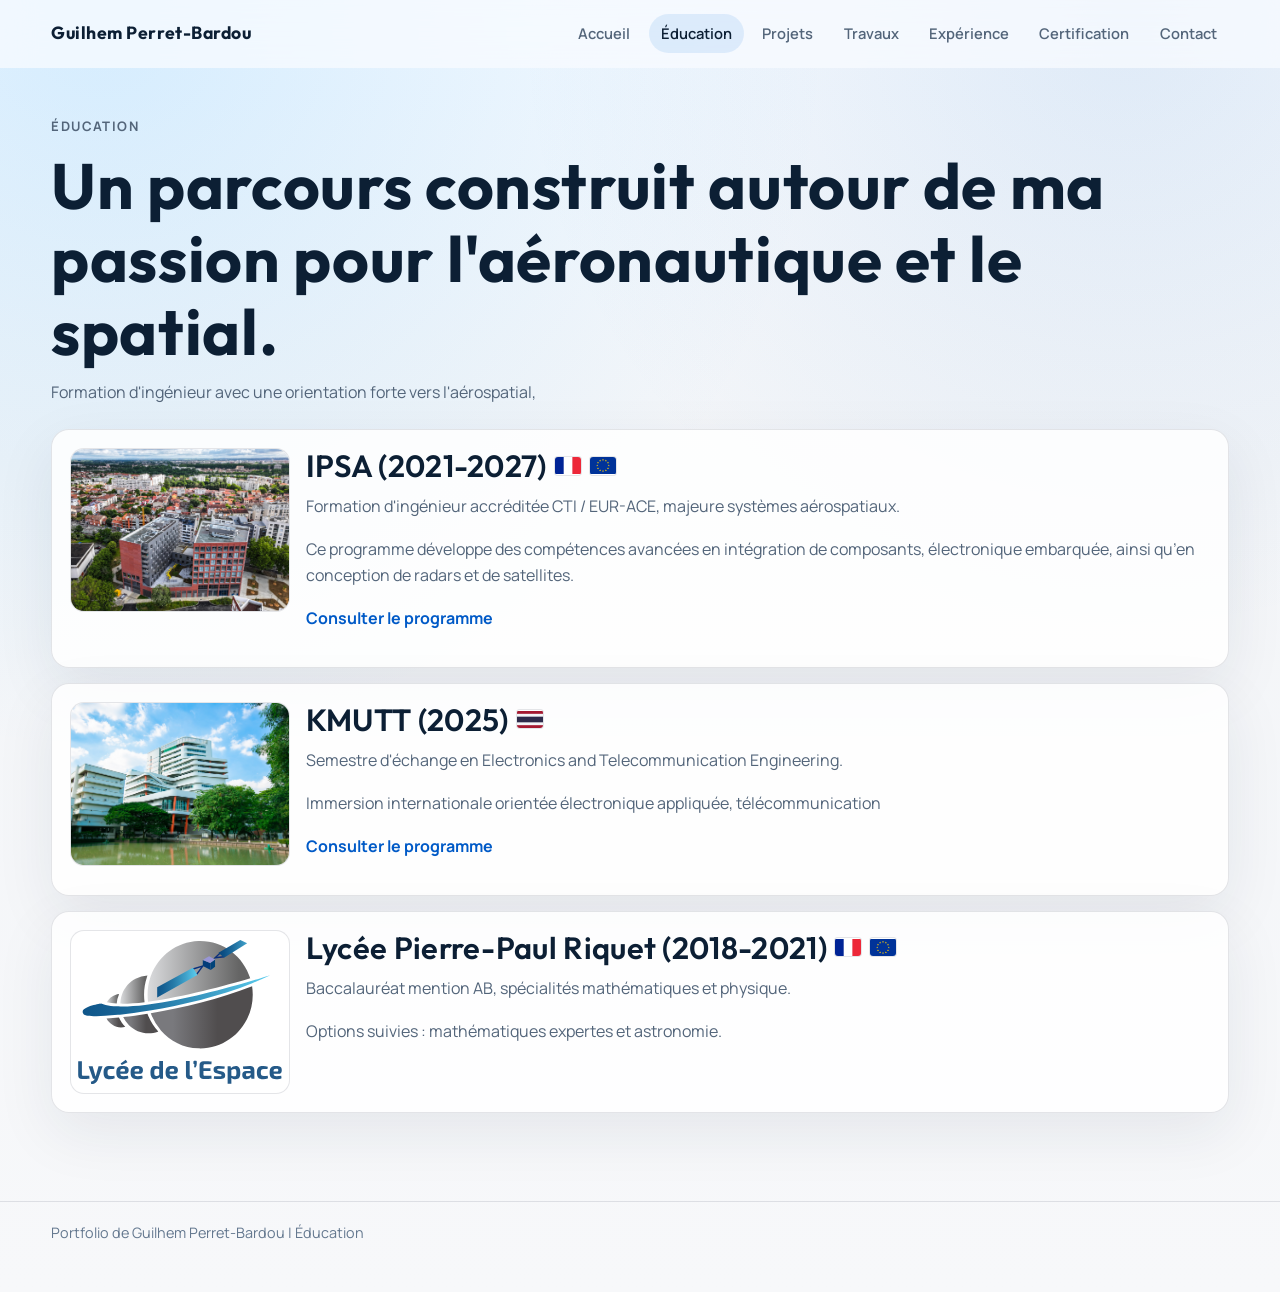
<file: education.html>
<!doctype html>
<html lang="fr">
<head>
  <meta charset="UTF-8">
  <meta name="viewport" content="width=device-width, initial-scale=1.0">
  <title>Education | Guilhem Perret-Bardou</title>
  <link rel="stylesheet" href="styles.css">
</head>
<body>
  <header class="site-header">
    <div class="container nav-wrap">
      <a class="brand" href="index.html">Guilhem Perret-Bardou</a>
      <button class="menu-toggle" type="button" aria-expanded="false" aria-controls="site-menu">
        <span class="menu-toggle-bar"></span>
        <span class="menu-toggle-bar"></span>
        <span class="menu-toggle-bar"></span>
        <span class="sr-only">Ouvrir le menu</span>
      </button>
      <nav id="site-menu" class="main-nav" aria-label="Navigation principale">
        <a href="index.html">Accueil</a>
        <a class="active" href="education.html">Éducation</a>
        <a href="projets.html">Projets</a>
        <a href="travaux.html">Travaux</a>
        <a href="experience.html">Expérience</a>
        <a href="certification.html">Certification</a>
        <a href="contact.html">Contact</a>
      </nav>
    </div>
  </header>

  <main class="page-main">
    <div class="container">
      <section class="page-hero" data-reveal>
        <p class="eyebrow">Éducation</p>
        <h1>Un parcours construit autour de ma passion pour l'aéronautique et le spatial.</h1>
        <p>
          Formation d'ingénieur avec une orientation forte vers l'aérospatial,
        </p>
      </section>

      <section class="stack">
        <article class="surface-card entry" data-reveal>
          <img src="Page%20Education/image_ipsa.jpg" alt="IPSA - visuel formation" class="entry-image">
          <div>
            <h2 class="edu-title">
              <span>IPSA (2021-2027)</span>
              <img src="fra.png" alt="Drapeau français" class="edu-flag">
              <img src="eu.svg" alt="Drapeau de l'Union européenne" class="edu-flag">
            </h2>
            <p>Formation d'ingénieur accréditée CTI / EUR-ACE, majeure systèmes aérospatiaux.</p>
            <p>
            Ce programme développe des compétences avancées en intégration de composants, électronique embarquée, ainsi qu’en conception de radars et de satellites. 
            </p>
            <p><a class="link" href="https://www.ipsa.fr/formations/specialisation-systemes-spatiaux/" target="_blank" rel="noopener noreferrer">Consulter le programme</a></p>
          </div>
        </article>

        <article class="surface-card entry" data-reveal>
          <img src="Page%20Education/image_kmutt.jpg" alt="KMUTT - semestre d'echange" class="entry-image">
          <div>
            <h2 class="edu-title">
              <span>KMUTT (2025)</span>
              <img src="th.svg" alt="Drapeau de la Thaïlande" class="edu-flag">
            </h2>
            <p>Semestre d'échange en Electronics and Telecommunication Engineering.</p>
            <p>
              Immersion internationale orientée électronique appliquée, télécommunication
            </p>
            <p><a class="link" href="https://eng.kmutt.ac.th/en/departments-en/electronics-and-telecommunications-engineering/" target="_blank" rel="noopener noreferrer">Consulter le programme</a></p>
          </div>
        </article>

        <article class="surface-card entry" data-reveal>
          <img src="Page%20Education/logo_lyc%C3%A9e.svg" alt="Logo Lycée Pierre-Paul Riquet" class="entry-image small-img">
          <div>
            <h2 class="edu-title">
              <span>Lycée Pierre-Paul Riquet (2018-2021)</span>
              <img src="fra.png" alt="Drapeau français" class="edu-flag">
              <img src="eu.svg" alt="Drapeau de l'Union européenne" class="edu-flag">
            </h2>
            <p>Baccalauréat mention AB, spécialités mathématiques et physique.</p>
            <p>Options suivies : mathématiques expertes et astronomie.</p>
          </div>
        </article>
      </section>
    </div>
  </main>

  <footer class="site-footer">
    <div class="container">
      <p>Portfolio de Guilhem Perret-Bardou | Éducation</p>
    </div>
  </footer>
  <script src="script.js"></script>
</body>
</html>
</file>
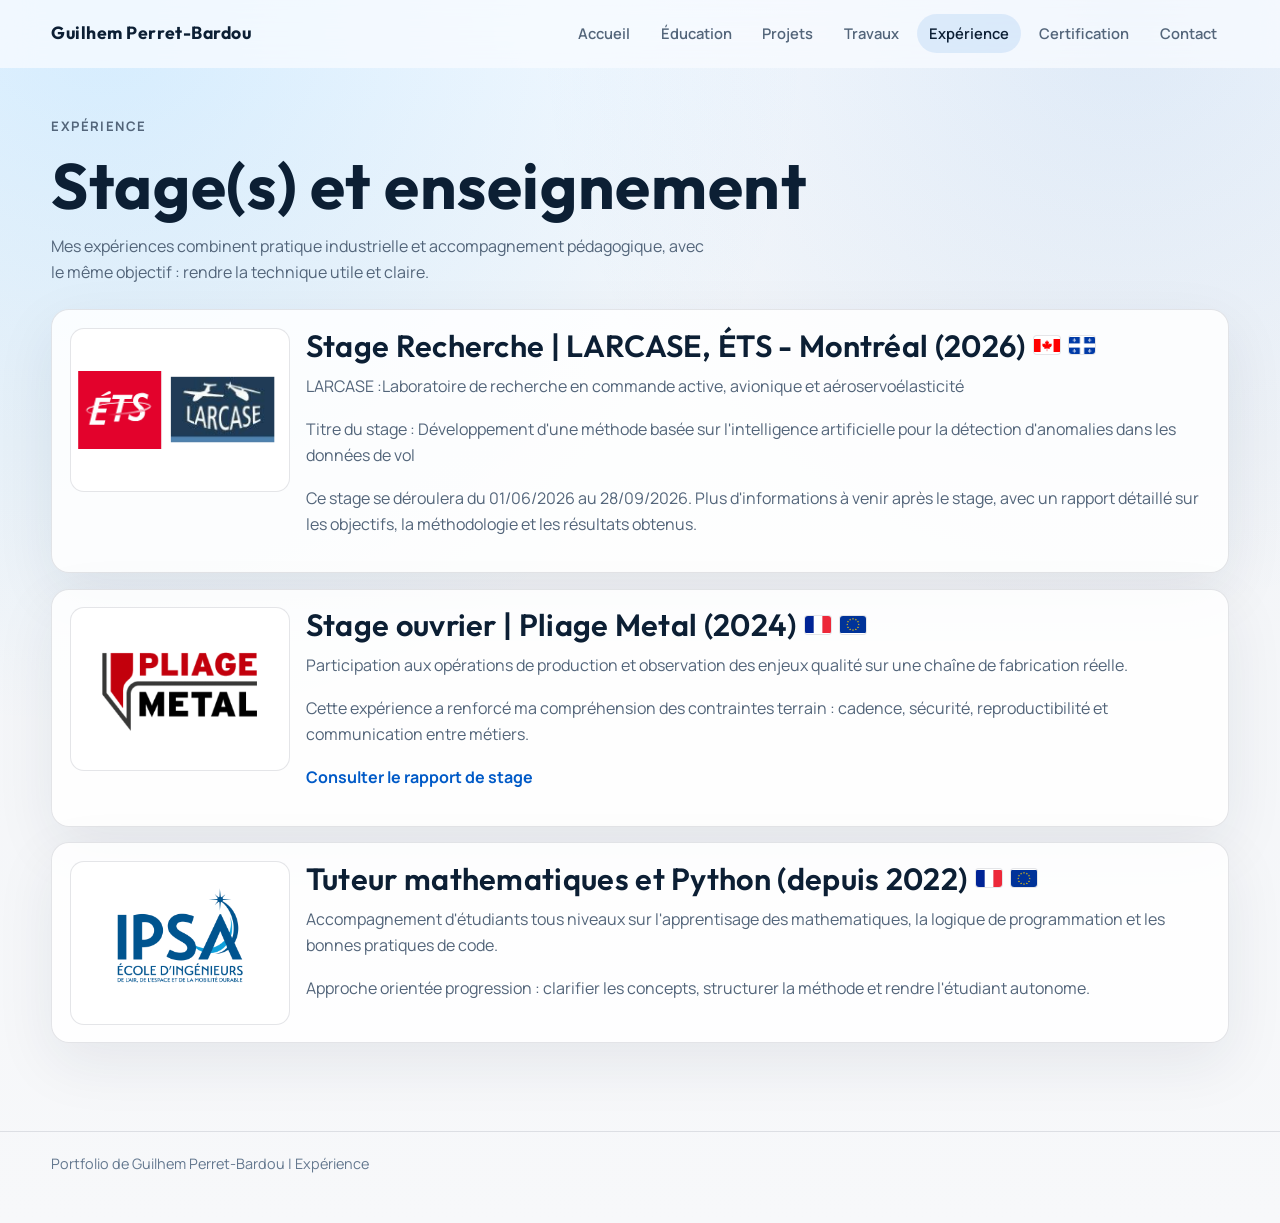
<file: experience.html>
<!doctype html>
<html lang="fr">
<head>
  <meta charset="UTF-8">
  <meta name="viewport" content="width=device-width, initial-scale=1.0">
  <title>Experience | Guilhem Perret-Bardou</title>
  <link rel="stylesheet" href="styles.css">
</head>
<body>
  <header class="site-header">
    <div class="container nav-wrap">
      <a class="brand" href="index.html">Guilhem Perret-Bardou</a>
      <button class="menu-toggle" type="button" aria-expanded="false" aria-controls="site-menu">
        <span class="menu-toggle-bar"></span>
        <span class="menu-toggle-bar"></span>
        <span class="menu-toggle-bar"></span>
        <span class="sr-only">Ouvrir le menu</span>
      </button>
      <nav id="site-menu" class="main-nav" aria-label="Navigation principale">
        <a href="index.html">Accueil</a>
        <a href="education.html">Éducation</a>
        <a href="projets.html">Projets</a>
        <a href="travaux.html">Travaux</a>
        <a class="active" href="experience.html">Expérience</a>
        <a href="certification.html">Certification</a>
        <a href="contact.html">Contact</a>
      </nav>
    </div>
  </header>

  <main class="page-main">
    <div class="container">
      <section class="page-hero" data-reveal>
        <p class="eyebrow">Expérience</p>
        <h1>Stage(s) et enseignement</h1>
        <p>
          Mes expériences combinent pratique industrielle et accompagnement pédagogique,
          avec le même objectif : rendre la technique utile et claire.
        </p>
      </section>

      <section class="stack">
        <article class="surface-card entry" data-reveal>
          <img src="Page Experience/logo_larcase.PNG" alt="Logo Larcase" class="entry-image small-img">
          <div>
            <h2 class="edu-title">
              <span>Stage Recherche | LARCASE, ÉTS - Montréal (2026)</span>
              <img src="ca.png" alt="Drapeau du Canada" class="edu-flag">
              <img src="qc.png" alt="Drapeau du Québec" class="edu-flag">
            </h2>
            <p>
              LARCASE :Laboratoire de recherche en commande active, avionique et aéroservoélasticité</p>
              <p>Titre du stage :  Développement d'une méthode basée sur l'intelligence artificielle pour la détection d'anomalies dans les données de vol
            </p>
            <p>
              Ce stage se déroulera du 01/06/2026 au 28/09/2026. Plus d'informations à venir après le stage, avec un rapport détaillé sur les objectifs, la méthodologie et les résultats obtenus.
            </p>
          </div>
        </article>

        <article class="surface-card entry" data-reveal>
          <img src="Page%20Experience/logo_pliagemetal.png" alt="Logo Pliage Metal" class="entry-image small-img">
          <div>
            <h2 class="edu-title">
              <span>Stage ouvrier | Pliage Metal (2024)</span>
              <img src="fra.png" alt="Drapeau français" class="edu-flag">
              <img src="eu.svg" alt="Drapeau de l'Union européenne" class="edu-flag">
            </h2>
            <p>
              Participation aux opérations de production et observation des enjeux qualité
              sur une chaîne de fabrication réelle.
            </p>
            <p>
              Cette expérience a renforcé ma compréhension des contraintes terrain :
              cadence, sécurité, reproductibilité et communication entre métiers.
            </p>
            <p><a class="link" href="Page%20Experience/RapportDeStage.pdf" target="_blank" rel="noopener noreferrer">Consulter le rapport de stage</a></p>
          </div>
        </article>

        <article class="surface-card entry" data-reveal>
          <img src="Page%20Experience/Logo_IPSA.svg.png" alt="Logo IPSA" class="entry-image small-img">
          <div>
            <h2 class="edu-title">
              <span>Tuteur mathematiques et Python (depuis 2022)</span>
              <img src="fra.png" alt="Drapeau français" class="edu-flag">
              <img src="eu.svg" alt="Drapeau de l'Union européenne" class="edu-flag">
            </h2>
            <p>
              Accompagnement d'étudiants tous niveaux sur l'apprentisage des mathematiques,
              la logique de programmation et les bonnes pratiques de code.
            </p>
            <p>
              Approche orientée progression : clarifier les concepts, structurer la méthode
              et rendre l'étudiant autonome.
            </p>
          </div>
        </article>
      </section>
    </div>
  </main>

  <footer class="site-footer">
    <div class="container">
      <p>Portfolio de Guilhem Perret-Bardou | Expérience</p>
    </div>
  </footer>
  <script src="script.js"></script>
</body>
</html>
</file>
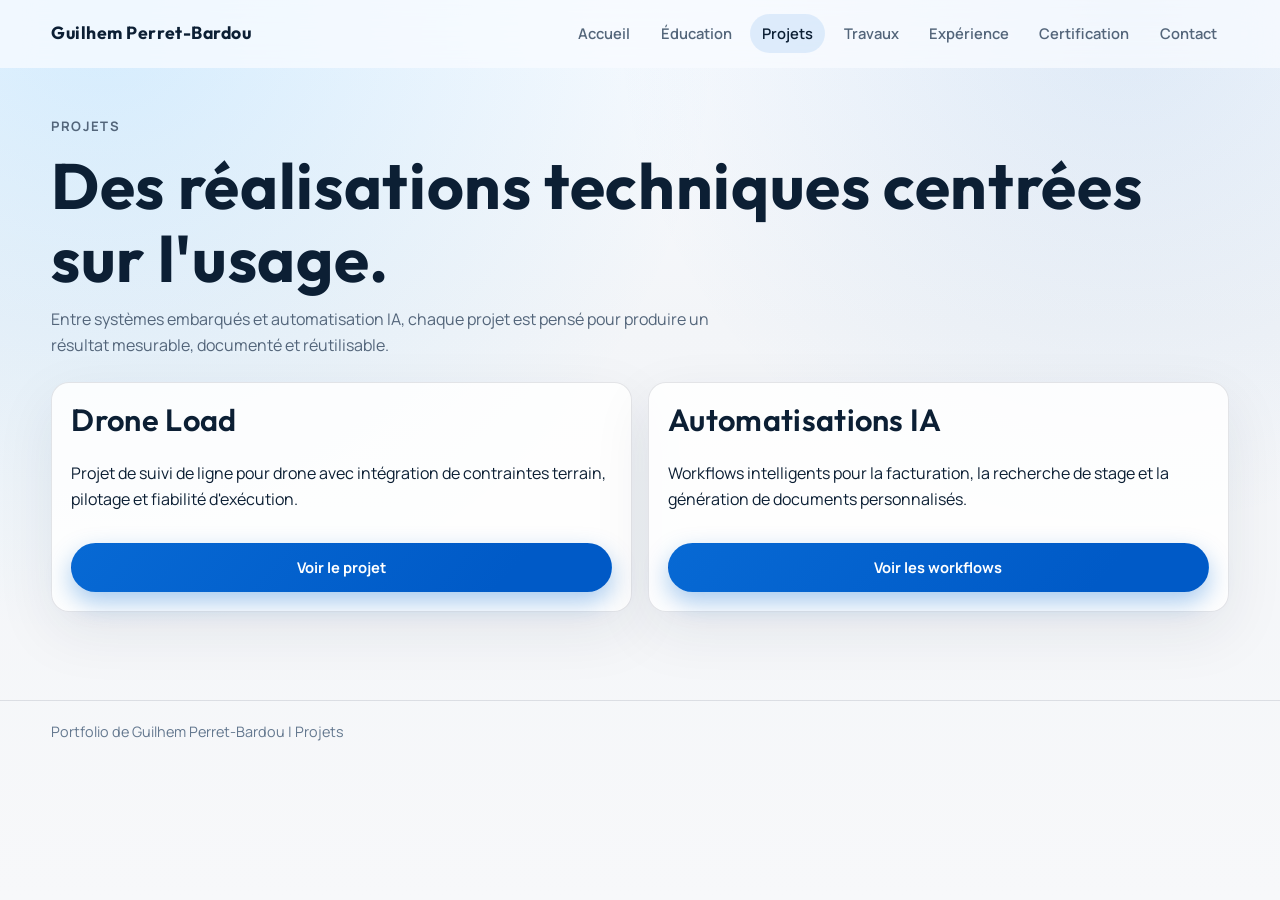
<file: projets.html>
<!doctype html>
<html lang="fr">
<head>
  <meta charset="UTF-8">
  <meta name="viewport" content="width=device-width, initial-scale=1.0">
  <title>Projets | Guilhem Perret-Bardou</title>
  <link rel="stylesheet" href="styles.css">
</head>
<body>
  <header class="site-header">
    <div class="container nav-wrap">
      <a class="brand" href="index.html">Guilhem Perret-Bardou</a>
      <button class="menu-toggle" type="button" aria-expanded="false" aria-controls="site-menu">
        <span class="menu-toggle-bar"></span>
        <span class="menu-toggle-bar"></span>
        <span class="menu-toggle-bar"></span>
        <span class="sr-only">Ouvrir le menu</span>
      </button>
      <nav id="site-menu" class="main-nav" aria-label="Navigation principale">
        <a href="index.html">Accueil</a>
        <a href="education.html">Éducation</a>
        <a class="active" href="projets.html">Projets</a>
        <a href="travaux.html">Travaux</a>
        <a href="experience.html">Expérience</a>
        <a href="certification.html">Certification</a>
        <a href="contact.html">Contact</a>
      </nav>
    </div>
  </header>

  <main class="page-main">
    <div class="container">
      <section class="page-hero" data-reveal>
        <p class="eyebrow">Projets</p>
        <h1>Des réalisations techniques centrées sur l'usage.</h1>
        <p>
          Entre systèmes embarqués et automatisation IA, chaque projet est pensé pour produire
          un résultat mesurable, documenté et réutilisable.
        </p>
      </section>

      <section class="grid-two">
        <article class="surface-card action-card" data-reveal>
          <h2>Drone Load</h2>
          <p>
            Projet de suivi de ligne pour drone avec intégration de contraintes terrain,
            pilotage et fiabilité d'exécution.
          </p>
          <a class="btn btn-primary" href="droneload.html">Voir le projet</a>
        </article>

        <article class="surface-card action-card" data-reveal>
          <h2>Automatisations IA</h2>
          <p>
            Workflows intelligents pour la facturation, la recherche de stage et la génération
            de documents personnalisés.
          </p>
          <a class="btn btn-primary" href="automatisation.html">Voir les workflows</a>
        </article>
      </section>
    </div>
  </main>

  <footer class="site-footer">
    <div class="container">
      <p>Portfolio de Guilhem Perret-Bardou | Projets</p>
    </div>
  </footer>
  <script src="script.js"></script>
</body>
</html>
</file>
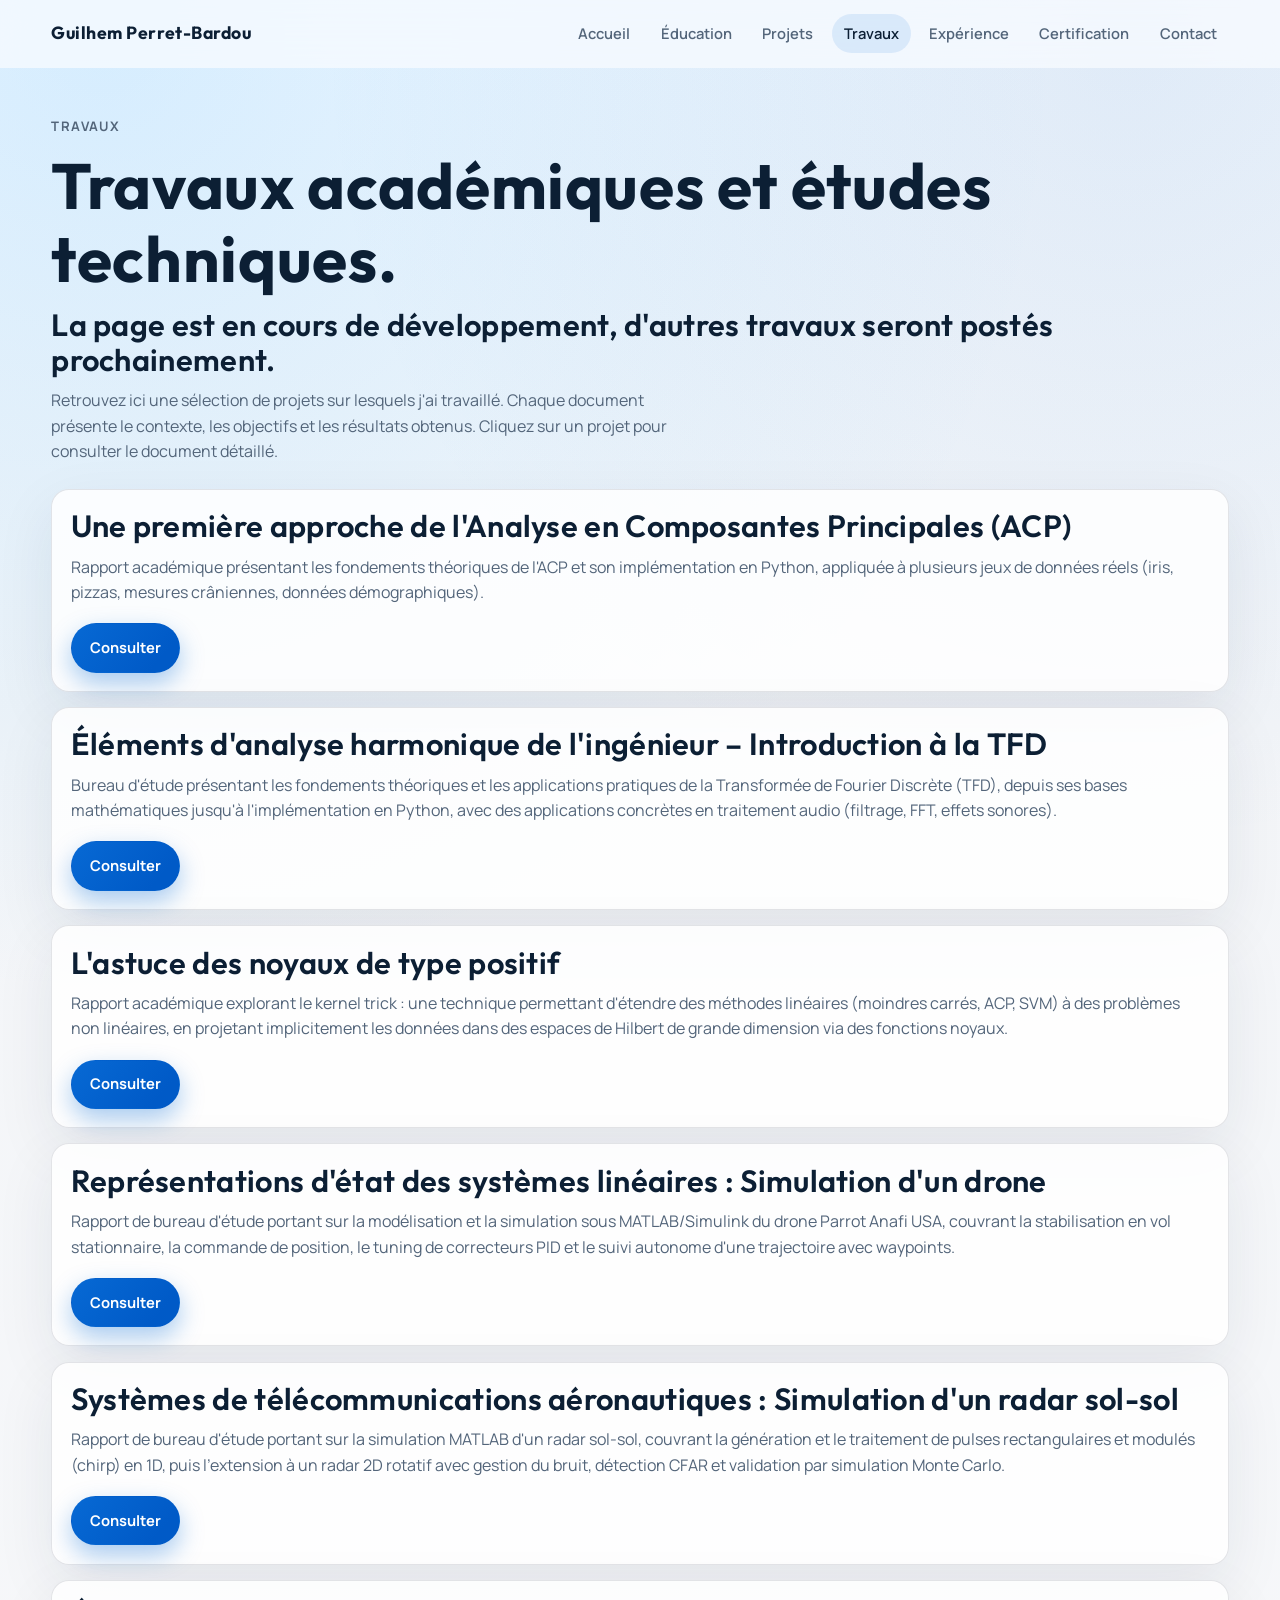
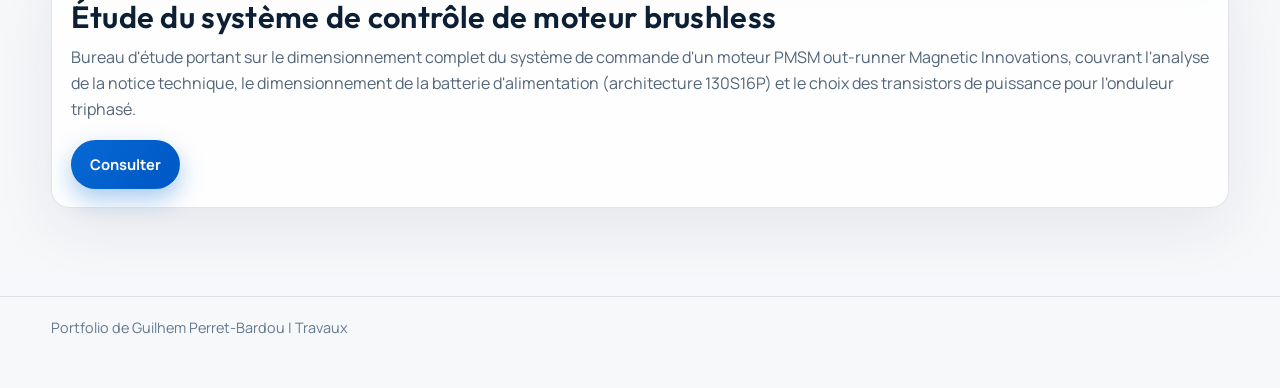
<file: travaux.html>
<!doctype html>
<html lang="fr">
<head>
	<meta charset="UTF-8">
	<meta name="viewport" content="width=device-width, initial-scale=1.0">
	<title>Travaux | Guilhem Perret-Bardou</title>
	<link rel="stylesheet" href="styles.css">
</head>
<body>
	<header class="site-header">
		<div class="container nav-wrap">
			<a class="brand" href="index.html">Guilhem Perret-Bardou</a>
			<button class="menu-toggle" type="button" aria-expanded="false" aria-controls="site-menu">
				<span class="menu-toggle-bar"></span>
				<span class="menu-toggle-bar"></span>
				<span class="menu-toggle-bar"></span>
				<span class="sr-only">Ouvrir le menu</span>
			</button>
			<nav id="site-menu" class="main-nav" aria-label="Navigation principale">
				<a href="index.html">Accueil</a>
				<a href="education.html">Éducation</a>
				<a href="projets.html">Projets</a>
				<a class="active" href="travaux.html">Travaux</a>
				<a href="experience.html">Expérience</a>
				<a href="certification.html">Certification</a>
				<a href="contact.html">Contact</a>
			</nav>
		</div>
	</header>

	<main class="page-main">
		<div class="container">
			<section class="page-hero" data-reveal>
				<p class="eyebrow">Travaux</p>
				<h1>Travaux académiques et études techniques.</h1>
				<h2>La page est en cours de développement, d'autres travaux seront postés prochainement.</h2>
				<p>
					Retrouvez ici une sélection de projets sur lesquels j'ai travaillé. Chaque document présente le contexte,
					les objectifs et les résultats obtenus. Cliquez sur un projet pour consulter le document détaillé.
				</p>
			</section>

			<section class="stack">
				<article class="surface-card tile" data-reveal>
					<div>
						<h2>Une première approche de l'Analyse en Composantes Principales (ACP)</h2>
						<p>
							Rapport académique présentant les fondements théoriques de l'ACP et son implémentation en Python,
							appliquée à plusieurs jeux de données réels (iris, pizzas, mesures crâniennes, données démographiques).
						</p>
						<a class="btn btn-primary" href="Travaux/BE_ma315%20(1).pdf" target="_blank" rel="noopener noreferrer">Consulter</a>
					</div>
				</article>
				<article class="surface-card tile" data-reveal>
					<div>
						<h2>Éléments d'analyse harmonique de l'ingénieur – Introduction à la TFD</h2>
						<p>
							Bureau d'étude présentant les fondements théoriques et les applications pratiques de la Transformée de Fourier Discrète (TFD),
							depuis ses bases mathématiques jusqu'à l'implémentation en Python, avec des applications concrètes en traitement audio (filtrage, FFT, effets sonores).
						</p>
						<a class="btn btn-primary" href="Travaux/BE_Analyse_harmonique_de_l_ingénieur.pdf" target="_blank" rel="noopener noreferrer">Consulter</a>
					</div>
				</article>

				<article class="surface-card tile" data-reveal>
					<div>
						<h2>L'astuce des noyaux de type positif</h2>
						<p>
							Rapport académique explorant le kernel trick : une technique permettant d'étendre des méthodes linéaires
							(moindres carrés, ACP, SVM) à des problèmes non linéaires, en projetant implicitement les données dans
							des espaces de Hilbert de grande dimension via des fonctions noyaux.
						</p>
						<a class="btn btn-primary" href="Travaux/BE_MA325.pdf" target="_blank" rel="noopener noreferrer">Consulter</a>
					</div>
				</article>

				<article class="surface-card tile" data-reveal>
					<div>
						<h2>Représentations d'état des systèmes linéaires : Simulation d'un drone</h2>
						<p>
							Rapport de bureau d'étude portant sur la modélisation et la simulation sous MATLAB/Simulink du drone
							Parrot Anafi USA, couvrant la stabilisation en vol stationnaire, la commande de position, le tuning de
							correcteurs PID et le suivi autonome d'une trajectoire avec waypoints.
						</p>
						<a class="btn btn-primary" href="Travaux/Be_Matlab.pdf" target="_blank" rel="noopener noreferrer">Consulter</a>
					</div>
				</article>

				<article class="surface-card tile" data-reveal>
					<div>
						<h2>Systèmes de télécommunications aéronautiques : Simulation d'un radar sol-sol</h2>
						<p>
							Rapport de bureau d'étude portant sur la simulation MATLAB d'un radar sol-sol, couvrant la génération
							et le traitement de pulses rectangulaires et modulés (chirp) en 1D, puis l'extension à un radar 2D
							rotatif avec gestion du bruit, détection CFAR et validation par simulation Monte Carlo.
						</p>
						<a class="btn btn-primary" href="Travaux/BE_telecom.pdf" target="_blank" rel="noopener noreferrer">Consulter</a>
					</div>
				</article>

				<article class="surface-card tile" data-reveal>
					<div>
						<h2>Étude du système de contrôle de moteur brushless</h2>
						<p>
							Bureau d'étude portant sur le dimensionnement complet du système de commande d'un moteur PMSM out-runner
							Magnetic Innovations, couvrant l'analyse de la notice technique, le dimensionnement de la batterie
							d'alimentation (architecture 130S16P) et le choix des transistors de puissance pour l'onduleur triphasé.
						</p>
						<a class="btn btn-primary" href="Travaux/DM_Electrotechnique_Perret_Bardou_3TS2.pdf" target="_blank" rel="noopener noreferrer">Consulter</a>
					</div>
				</article>
			</section>
		</div>
	</main>

	<footer class="site-footer">
		<div class="container">
			<p>Portfolio de Guilhem Perret-Bardou | Travaux</p>
		</div>
	</footer>
	<script src="script.js"></script>
</body>
</html>
</file>
<file: styles.css>
@import url("https://fonts.googleapis.com/css2?family=Manrope:wght@400;500;600;700;800&family=Outfit:wght@500;600;700&display=swap");

:root {
  --bg: #f5f6f8;
  --bg-soft: #eef1f5;
  --surface: rgba(255, 255, 255, 0.84);
  --surface-strong: #ffffff;
  --line: rgba(10, 26, 47, 0.11);
  --line-strong: rgba(10, 26, 47, 0.18);
  --text: #0c1f34;
  --muted: #53657a;
  --primary: #0769d4;
  --primary-strong: #005ac7;
  --accent: #26a6ff;
  --radius-lg: 28px;
  --radius-md: 18px;
  --radius-sm: 12px;
  --shadow-1: 0 20px 60px rgba(20, 38, 62, 0.08);
  --shadow-2: 0 8px 22px rgba(20, 38, 62, 0.1);
  --max-width: 1180px;
  --ease-main: cubic-bezier(0.16, 1, 0.3, 1);
}

* {
  box-sizing: border-box;
}

html,
body {
  margin: 0;
  padding: 0;
}

body {
  background:
    radial-gradient(circle at 8% 2%, rgba(38, 166, 255, 0.16) 0, rgba(38, 166, 255, 0) 42%),
    radial-gradient(circle at 88% 2%, rgba(9, 96, 189, 0.1) 0, rgba(9, 96, 189, 0) 36%),
    linear-gradient(180deg, #f8fbff 0%, #f3f5f8 36%, #f7f8fa 100%);
  color: var(--text);
  font-family: "Manrope", sans-serif;
  line-height: 1.6;
  min-height: 100vh;
}

a {
  color: inherit;
}

h1,
h2,
h3,
h4 {
  margin: 0 0 0.7rem;
  line-height: 1.14;
  font-family: "Outfit", sans-serif;
  letter-spacing: 0.01em;
}

h1 {
  font-size: clamp(2rem, 5vw, 4.05rem);
  font-weight: 700;
}

h2 {
  font-size: clamp(1.35rem, 2.4vw, 2rem);
  font-weight: 600;
}

p {
  margin: 0 0 1.1rem;
}

.container {
  width: min(var(--max-width), 92%);
  margin: 0 auto;
}

.site-header {
  position: sticky;
  top: 0;
  z-index: 100;
  backdrop-filter: blur(16px);
  background: rgba(248, 251, 255, 0.74);
  border-bottom: 1px solid transparent;
}

.site-header.is-scrolled {
  border-color: var(--line);
  box-shadow: var(--shadow-2);
}

.nav-wrap {
  display: flex;
  align-items: center;
  justify-content: space-between;
  gap: 1rem;
  padding: 0.88rem 0;
}

.sr-only {
  position: absolute;
  width: 1px;
  height: 1px;
  padding: 0;
  margin: -1px;
  overflow: hidden;
  clip: rect(0, 0, 0, 0);
  white-space: nowrap;
  border: 0;
}

.brand {
  text-decoration: none;
  font-family: "Outfit", sans-serif;
  font-size: 1.1rem;
  font-weight: 700;
  letter-spacing: 0.03em;
  white-space: nowrap;
}

.menu-toggle {
  display: none;
  align-items: center;
  justify-content: center;
  flex-direction: column;
  gap: 5px;
  width: 48px;
  height: 48px;
  padding: 0;
  border: 1px solid var(--line);
  border-radius: 14px;
  background: rgba(255, 255, 255, 0.9);
  color: var(--text);
  box-shadow: var(--shadow-1);
  cursor: pointer;
}

.menu-toggle:hover {
  border-color: rgba(7, 105, 212, 0.28);
  box-shadow: var(--shadow-2);
}

.menu-toggle:focus-visible {
  outline: 2px solid var(--primary);
  outline-offset: 3px;
}

.menu-toggle-bar {
  display: block;
  width: 20px;
  height: 2px;
  border-radius: 999px;
  background: currentColor;
}

.main-nav {
  display: flex;
  flex-wrap: wrap;
  justify-content: flex-end;
  gap: 0.4rem;
}

.main-nav a {
  text-decoration: none;
  color: var(--muted);
  padding: 0.48rem 0.75rem;
  border-radius: 999px;
  font-size: 0.92rem;
  font-weight: 600;
}

.main-nav a:hover,
.main-nav a.active {
  color: var(--text);
  background: rgba(7, 105, 212, 0.1);
}

.hero-immersive {
  position: relative;
  padding: clamp(3rem, 7vw, 5.8rem) 0 2rem;
  overflow: clip;
}

.hero-layout {
  display: grid;
  grid-template-columns: 1fr 1fr;
  align-items: center;
  gap: clamp(1.3rem, 4vw, 3.4rem);
}

/* Let the hero copy use the full width when there is no second column (e.g., no visual on the right). */
.hero-layout > :only-child {
  grid-column: 1 / -1;
}

.eyebrow {
  margin-bottom: 0.8rem;
  font-size: 0.82rem;
  letter-spacing: 0.11em;
  text-transform: uppercase;
  color: var(--primary);
  font-weight: 700;
}

.hero-lead {
  max-width: 62ch;
  color: var(--muted);
  font-size: clamp(1.04rem, 1.3vw, 1.2rem);
}

.cta-row {
  display: flex;
  flex-wrap: wrap;
  gap: 0.7rem;
  margin-top: 1.5rem;
}

.btn {
  display: inline-flex;
  align-items: center;
  justify-content: center;
  gap: 0.4rem;
  text-decoration: none;
  font-weight: 700;
  font-size: 0.92rem;
  padding: 0.74rem 1.15rem;
  border-radius: 999px;
  border: 1px solid transparent;
  cursor: pointer;
}

.btn:focus-visible,
.link:focus-visible,
.main-nav a:focus-visible {
  outline: 2px solid var(--primary);
  outline-offset: 2px;
}

.btn-primary {
  background: linear-gradient(130deg, var(--primary) 0%, var(--primary-strong) 80%);
  color: #fff;
  box-shadow: 0 10px 24px rgba(7, 105, 212, 0.35);
}

.btn-primary:hover {
  box-shadow: 0 14px 30px rgba(7, 105, 212, 0.38);
}

.btn-outline {
  border-color: var(--line-strong);
  background: rgba(255, 255, 255, 0.88);
}

.btn-outline:hover {
  background: #fff;
  border-color: rgba(7, 105, 212, 0.36);
}

.hero-visual-wrap {
  position: relative;
  min-height: min(72vh, 640px);
}

.hero-scroll-stage {
  position: sticky;
  top: 6.8rem;
  display: grid;
  place-items: center;
  min-height: min(70vh, 620px);
}

.has-scrolltrigger .hero-scroll-stage {
  position: relative;
  top: auto;
}

.portfolio-card-3d {
  position: relative;
  width: min(430px, 84vw);
  aspect-ratio: 3 / 4;
  border-radius: 34px;
  padding: 1.25rem;
  background:
    linear-gradient(152deg, rgba(255, 255, 255, 0.92), rgba(240, 246, 255, 0.92)),
    linear-gradient(160deg, rgba(255, 255, 255, 0.75), rgba(255, 255, 255, 0.75));
  border: 1px solid rgba(255, 255, 255, 0.8);
  box-shadow: 0 45px 80px rgba(11, 30, 56, 0.2);
}

.card-sheen {
  position: absolute;
  inset: 0;
  border-radius: inherit;
  background: linear-gradient(120deg, rgba(255, 255, 255, 0.68) 0%, rgba(255, 255, 255, 0.1) 52%, rgba(255, 255, 255, 0.5) 100%);
  pointer-events: none;
}

.card-content {
  position: relative;
  height: 100%;
  border-radius: 25px;
  padding: 1.45rem;
  background: linear-gradient(180deg, rgba(255, 255, 255, 0.88), rgba(247, 250, 255, 0.95));
  border: 1px solid rgba(10, 26, 47, 0.08);
  overflow: hidden;
}

.card-topline {
  margin-bottom: 1rem;
  display: inline-flex;
  align-items: center;
  gap: 0.4rem;
  padding: 0.33rem 0.68rem;
  border-radius: 999px;
  color: var(--primary-strong);
  font-size: 0.74rem;
  font-weight: 700;
  background: rgba(7, 105, 212, 0.1);
}

.chip-grid {
  display: flex;
  flex-wrap: wrap;
  gap: 0.45rem;
  margin: 1.1rem 0 1.35rem;
}

.chip {
  padding: 0.32rem 0.65rem;
  border-radius: 999px;
  background: rgba(15, 39, 66, 0.09);
  color: #27425d;
  font-size: 0.73rem;
  font-weight: 700;
}

.card-mini {
  border: 1px solid rgba(10, 26, 47, 0.12);
  background: rgba(255, 255, 255, 0.9);
  border-radius: 15px;
  padding: 0.8rem;
}

.card-mini p {
  margin: 0;
  color: var(--muted);
}

.hero-orb {
  position: absolute;
  border-radius: 999px;
  filter: blur(3px);
  pointer-events: none;
}

.hero-orb-a {
  width: 220px;
  height: 220px;
  background: radial-gradient(circle, rgba(38, 166, 255, 0.42) 0%, rgba(38, 166, 255, 0) 72%);
  top: 0;
  right: 1%;
}

.hero-orb-b {
  width: 160px;
  height: 160px;
  background: radial-gradient(circle, rgba(7, 105, 212, 0.26) 0%, rgba(7, 105, 212, 0) 70%);
  bottom: 16%;
  left: 12%;
}

.content-section {
  padding: 1.5rem 0 4.7rem;
}

.section-head {
  max-width: 68ch;
  margin-bottom: 1.4rem;
}

.section-head p {
  color: var(--muted);
}

.surface-card {
  background: var(--surface);
  border: 1px solid var(--line);
  border-radius: var(--radius-md);
  box-shadow: var(--shadow-1);
}

.cards-grid {
  display: grid;
  grid-template-columns: repeat(3, minmax(0, 1fr));
  gap: 1rem;
}

.tile {
  padding: 1.15rem;
}

.tile p {
  color: var(--muted);
}

.tile h3 {
  font-size: 1.1rem;
  margin-bottom: 0.45rem;
}

.split-grid {
  display: grid;
  grid-template-columns: 1fr 1fr;
  gap: 1.1rem;
}

.list-clean {
  list-style: none;
  padding: 0;
  margin: 0;
}

.list-clean li {
  padding: 0.72rem 0;
  border-bottom: 1px solid var(--line);
  color: var(--muted);
}

.list-clean li:last-child {
  border-bottom: none;
}

.page-main {
  padding: 3rem 0 4rem;
}

.page-hero {
  margin-bottom: 1.5rem;
}

.page-hero p {
  color: var(--muted);
  max-width: 66ch;
}

.stack {
  display: grid;
  gap: 0.95rem;
}

.entry {
  display: grid;
  grid-template-columns: 220px 1fr;
  gap: 1rem;
  padding: 1.1rem;
}

.entry-image {
  width: 100%;
  height: 164px;
  border-radius: 14px;
  border: 1px solid var(--line);
  background: #fff;
  object-fit: cover;
}

.edu-title {
  display: flex;
  align-items: center;
  flex-wrap: wrap;
  gap: 0.45rem;
}

.edu-title span {
  display: inline-block;
}

.edu-flag {
  width: 28px;
  height: 20px;
  object-fit: contain;
  border-radius: 4px;
  border: 1px solid var(--line);
  background: #fff;
}

.small-img {
  object-fit: contain;
  padding: 0.45rem;
}

.entry p,
.card-copy,
.contact-line {
  color: var(--muted);
}

.grid-two {
  display: grid;
  grid-template-columns: 1fr 1fr;
  gap: 1rem;
}

.action-card {
  padding: 1.2rem;
  display: flex;
  flex-direction: column;
  gap: 0.8rem;
  justify-content: space-between;
}

.workflow-image {
  width: 100%;
  border-radius: 15px;
  border: 1px solid var(--line);
}

.partner-logos {
  display: grid;
  grid-template-columns: repeat(2, minmax(0, 1fr));
  gap: 0.7rem;
}

.partner-logos img {
  width: 100%;
  height: 72px;
  object-fit: contain;
  border-radius: 11px;
  border: 1px solid var(--line);
  background: rgba(255, 255, 255, 0.92);
  padding: 0.45rem;
}

.social-links {
  display: flex;
  flex-wrap: wrap;
  gap: 0.6rem;
}

.social-links a {
  text-decoration: none;
  display: inline-flex;
  align-items: center;
  gap: 0.5rem;
  border-radius: 12px;
  border: 1px solid var(--line);
  background: rgba(255, 255, 255, 0.8);
  padding: 0.45rem 0.7rem;
  font-weight: 600;
}

.social-links img {
  width: 20px;
  height: 20px;
  object-fit: contain;
}

.link {
  color: var(--primary-strong);
  font-weight: 700;
  text-decoration: none;
}

.link:hover {
  text-decoration: underline;
}

.site-footer {
  margin-top: 1.5rem;
  border-top: 1px solid var(--line);
  padding: 1.2rem 0 1.9rem;
  color: #64788f;
  font-size: 0.9rem;
}

[data-reveal],
[data-reveal].is-visible {
  opacity: 1;
  transform: none;
}

@media (max-width: 1040px) {
  .hero-layout,
  .cards-grid,
  .split-grid {
    grid-template-columns: 1fr;
  }

  .hero-visual-wrap {
    min-height: 500px;
  }
}

@media (max-width: 800px) {
  .js .nav-wrap {
    flex-wrap: wrap;
    align-items: flex-start;
  }

  .js .menu-toggle {
    display: inline-flex;
  }

  .js .main-nav {
    display: none;
    width: 100%;
    order: 3;
    flex-direction: column;
    align-items: stretch;
    justify-content: flex-start;
    gap: 0.35rem;
    margin-top: 0.8rem;
    padding: 0.8rem;
    border: 1px solid var(--line);
    border-radius: var(--radius-md);
    background: rgba(255, 255, 255, 0.94);
    box-shadow: var(--shadow-1);
  }

  .js .main-nav.is-open {
    display: flex;
  }

  .main-nav {
    gap: 0.25rem;
  }

  .main-nav a {
    font-size: 0.92rem;
    padding: 0.72rem 0.85rem;
    border: 1px solid transparent;
    background: rgba(7, 105, 212, 0.04);
  }

  .main-nav a:hover,
  .main-nav a.active {
    border-color: rgba(7, 105, 212, 0.16);
  }

  .entry,
  .grid-two {
    grid-template-columns: 1fr;
  }

  .entry-image {
    height: 188px;
  }

  .hero-scroll-stage {
    top: 5.7rem;
  }
}
</file>
